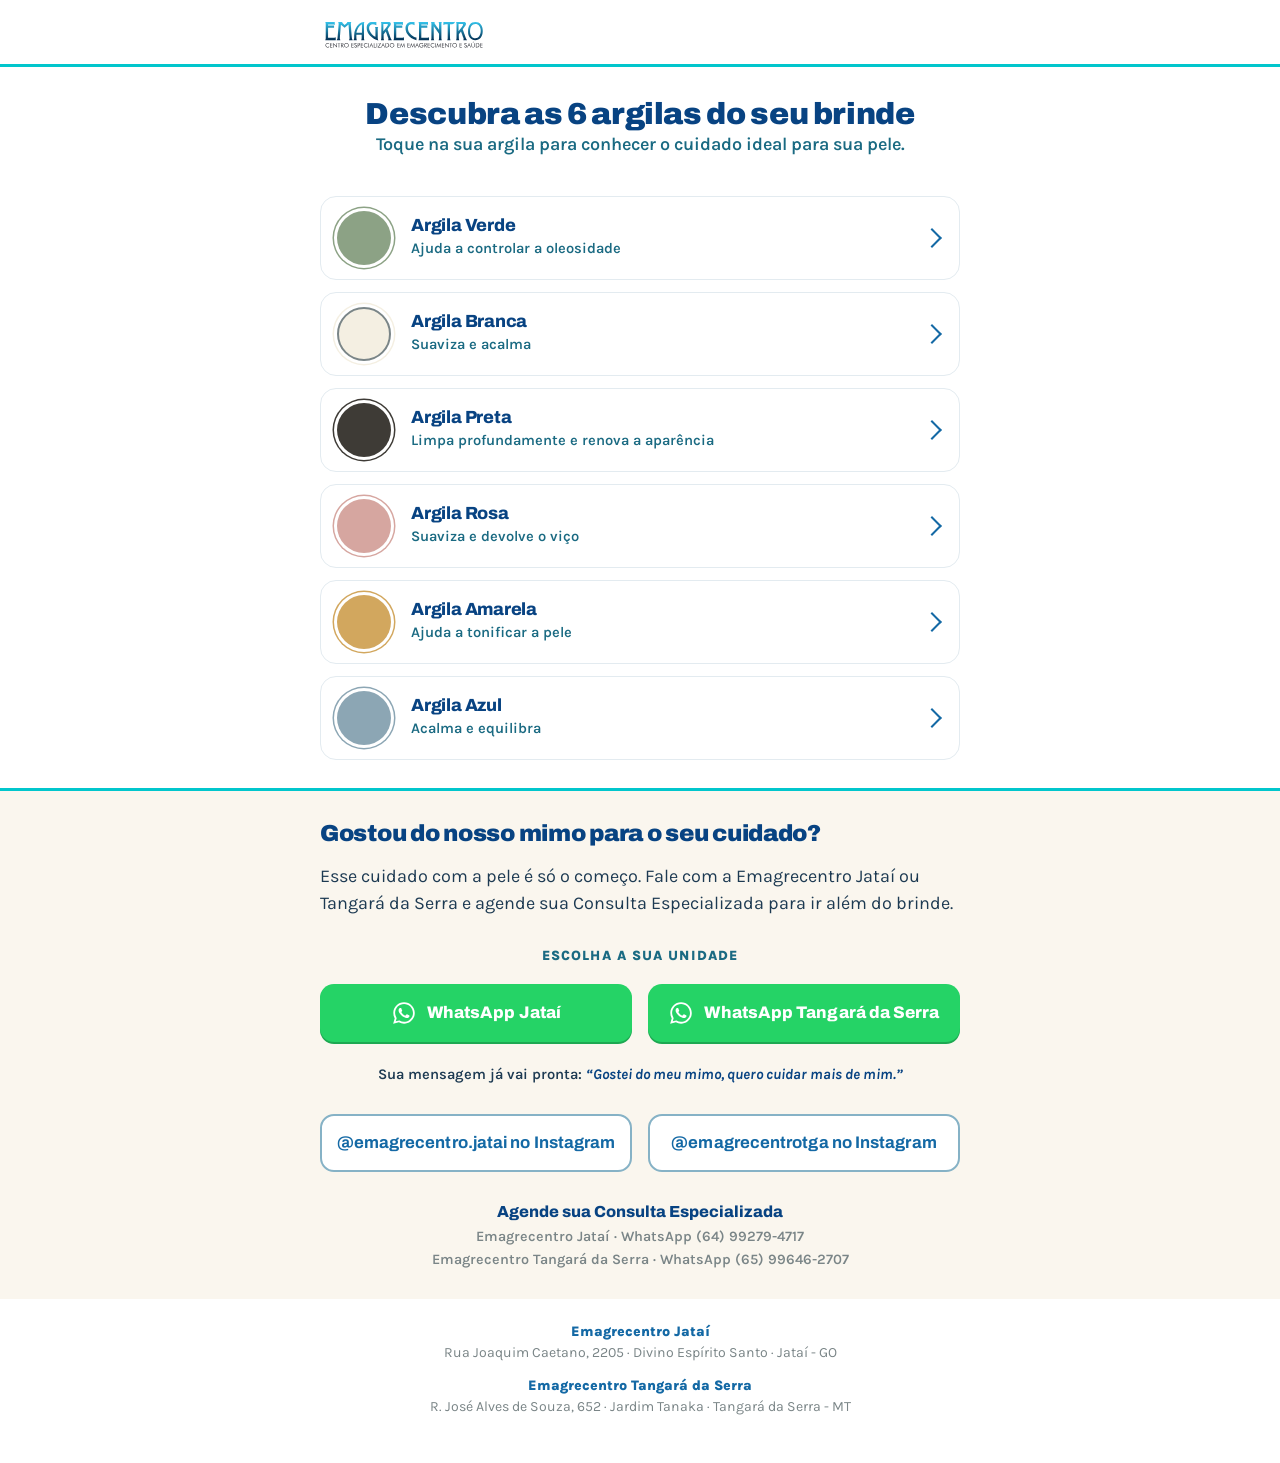
<file: index.html>
<!DOCTYPE html>
<html lang="pt-BR">
<head>
<meta charset="utf-8">
<meta name="viewport" content="width=device-width, initial-scale=1">
<title>Argilas Emagrecentro</title>
<meta name="description" content="Conheça as 6 argilas do mimo Emagrecentro: benefícios, modo de uso e cuidados de cada uma, num só lugar.">
<meta name="theme-color" content="#084382">
<meta property="og:title" content="Argilas Emagrecentro">
<meta property="og:description" content="Conheça as 6 argilas do mimo Emagrecentro: benefícios, modo de uso e cuidados de cada uma, num só lugar.">
<meta property="og:type" content="website">
<meta property="og:url" content="https://emagrecentro.github.io/">
<link rel="icon" href="/assets/icone.svg" type="image/svg+xml">
<link rel="preconnect" href="https://fonts.googleapis.com">
<link rel="preconnect" href="https://fonts.gstatic.com" crossorigin>
<link href="https://fonts.googleapis.com/css2?family=Archivo:wght@700;800;900&family=Karla:wght@600;700;800&display=swap" rel="stylesheet">
<link rel="stylesheet" href="/assets/estilo.css">
</head>
<body>
<header class="topo"><div class="wrap">
    <a class="logo" href="/" aria-label="Emagrecentro"><img src="/assets/logo.svg" alt="Emagrecentro" width="168" height="32"></a>
    
  </div></header>
<section class="hub-heroi"><div class="wrap">
  <h1>Descubra as 6 argilas do seu brinde</h1>
  <p>Toque na sua argila para conhecer o cuidado ideal para sua pele.</p>
</div></section>
<main><div class="wrap"><ul class="cartoes">
    <li><a class="cartao" href="/verde/" style="--cor:#8CA285;--contorno:transparent">
      <span class="sw"></span>
      <span><h3>Argila Verde</h3><p>Ajuda a controlar a oleosidade</p></span>
    </a></li>
    <li><a class="cartao" href="/branca/" style="--cor:#F4EFE2;--contorno:#7A8587">
      <span class="sw"></span>
      <span><h3>Argila Branca</h3><p>Suaviza e acalma</p></span>
    </a></li>
    <li><a class="cartao" href="/preta/" style="--cor:#3E3B36;--contorno:transparent">
      <span class="sw"></span>
      <span><h3>Argila Preta</h3><p>Limpa profundamente e renova a aparência</p></span>
    </a></li>
    <li><a class="cartao" href="/rosa/" style="--cor:#D6A6A0;--contorno:transparent">
      <span class="sw"></span>
      <span><h3>Argila Rosa</h3><p>Suaviza e devolve o viço</p></span>
    </a></li>
    <li><a class="cartao" href="/amarela/" style="--cor:#D2A75E;--contorno:transparent">
      <span class="sw"></span>
      <span><h3>Argila Amarela</h3><p>Ajuda a tonificar a pele</p></span>
    </a></li>
    <li><a class="cartao" href="/azul/" style="--cor:#8CA6B4;--contorno:transparent">
      <span class="sw"></span>
      <span><h3>Argila Azul</h3><p>Acalma e equilibra</p></span>
    </a></li></ul></div></main>
<section class="cta"><div class="wrap">
    <h2>Gostou do nosso mimo para o seu cuidado?</h2>
    <p>Esse cuidado com a pele é só o começo. Fale com a Emagrecentro Jataí ou Tangará da Serra e agende sua Consulta Especializada para ir além do brinde.</p>
    <p class="escolha">Escolha a sua unidade</p>
    <a class="botao" href="https://wa.me/5564992794717?text=Gostei%20do%20meu%20mimo%2C%20quero%20cuidar%20mais%20de%20mim." target="_blank" rel="noopener"><svg viewBox="0 0 24 24" aria-hidden="true"><path d="M12.04 2C6.58 2 2.13 6.45 2.13 11.91c0 1.75.46 3.45 1.32 4.95L2 22l5.25-1.38a9.9 9.9 0 0 0 4.79 1.22c5.46 0 9.91-4.45 9.91-9.91S17.5 2 12.04 2m0 18.15a8.2 8.2 0 0 1-4.19-1.15l-.3-.18-3.12.82.83-3.04-.2-.31a8.2 8.2 0 0 1-1.26-4.38c0-4.54 3.7-8.24 8.24-8.24s8.24 3.7 8.24 8.24-3.7 8.24-8.24 8.24m4.52-6.16c-.25-.12-1.47-.72-1.69-.81-.23-.08-.39-.12-.56.12-.17.25-.64.81-.78.97-.14.17-.29.19-.54.06-.25-.12-1.05-.39-1.99-1.23-.74-.66-1.23-1.47-1.38-1.72-.14-.25-.02-.38.11-.51.11-.11.25-.29.37-.43.12-.14.17-.25.25-.41.08-.17.04-.31-.02-.43-.06-.12-.56-1.34-.76-1.84-.2-.48-.41-.42-.56-.43h-.48c-.17 0-.43.06-.66.31-.22.25-.86.85-.86 2.07s.89 2.4 1.01 2.56c.12.17 1.75 2.67 4.23 3.74.59.26 1.05.41 1.41.52.59.19 1.13.16 1.56.1.48-.07 1.47-.6 1.67-1.18.21-.58.21-1.07.14-1.18-.06-.1-.22-.16-.47-.28"/></svg>WhatsApp Jataí</a>
    <a class="botao" href="https://wa.me/5565996462707?text=Gostei%20do%20meu%20mimo%2C%20quero%20cuidar%20mais%20de%20mim." target="_blank" rel="noopener"><svg viewBox="0 0 24 24" aria-hidden="true"><path d="M12.04 2C6.58 2 2.13 6.45 2.13 11.91c0 1.75.46 3.45 1.32 4.95L2 22l5.25-1.38a9.9 9.9 0 0 0 4.79 1.22c5.46 0 9.91-4.45 9.91-9.91S17.5 2 12.04 2m0 18.15a8.2 8.2 0 0 1-4.19-1.15l-.3-.18-3.12.82.83-3.04-.2-.31a8.2 8.2 0 0 1-1.26-4.38c0-4.54 3.7-8.24 8.24-8.24s8.24 3.7 8.24 8.24-3.7 8.24-8.24 8.24m4.52-6.16c-.25-.12-1.47-.72-1.69-.81-.23-.08-.39-.12-.56.12-.17.25-.64.81-.78.97-.14.17-.29.19-.54.06-.25-.12-1.05-.39-1.99-1.23-.74-.66-1.23-1.47-1.38-1.72-.14-.25-.02-.38.11-.51.11-.11.25-.29.37-.43.12-.14.17-.25.25-.41.08-.17.04-.31-.02-.43-.06-.12-.56-1.34-.76-1.84-.2-.48-.41-.42-.56-.43h-.48c-.17 0-.43.06-.66.31-.22.25-.86.85-.86 2.07s.89 2.4 1.01 2.56c.12.17 1.75 2.67 4.23 3.74.59.26 1.05.41 1.41.52.59.19 1.13.16 1.56.1.48-.07 1.47-.6 1.67-1.18.21-.58.21-1.07.14-1.18-.06-.1-.22-.16-.47-.28"/></svg>WhatsApp Tangará da Serra</a>
    <p class="msg-pronta">Sua mensagem já vai pronta: <q>Gostei do meu mimo, quero cuidar mais de mim.</q></p>
    <a class="botao sec" href="https://instagram.com/emagrecentro.jatai" target="_blank" rel="noopener">@emagrecentro.jatai no Instagram</a>
    <a class="botao sec" href="https://instagram.com/emagrecentrotga" target="_blank" rel="noopener">@emagrecentrotga no Instagram</a>
    <p class="cons">Agende sua Consulta Especializada<span>Emagrecentro Jataí · WhatsApp (64) 99279-4717</span><span>Emagrecentro Tangará da Serra · WhatsApp (65) 99646-2707</span></p>
  </div></section>
<footer class="rodape"><div class="wrap"><p><b>Emagrecentro Jataí</b><br>Rua Joaquim Caetano, 2205 · Divino Espírito Santo · Jataí - GO</p><p><b>Emagrecentro Tangará da Serra</b><br>R. José Alves de Souza, 652 · Jardim Tanaka · Tangará da Serra - MT</p></div></footer>
</body>
</html>
</file>
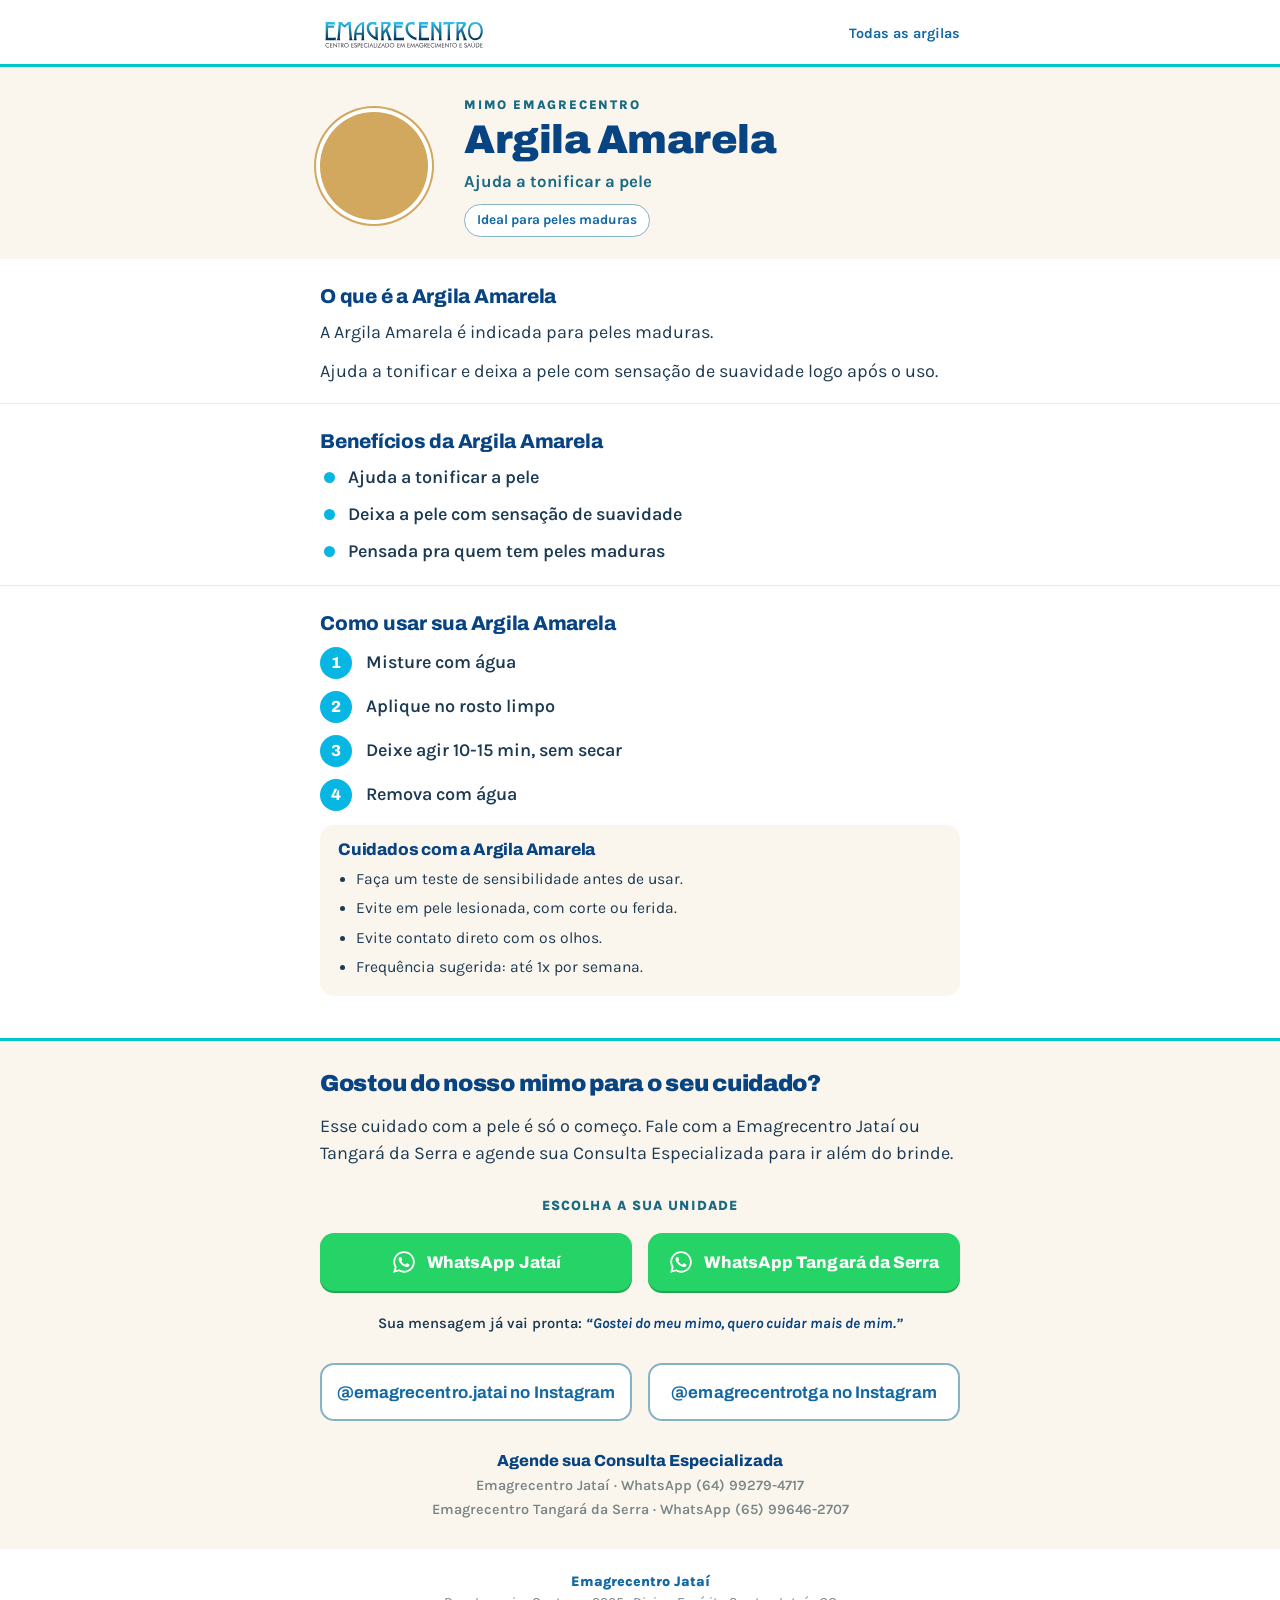
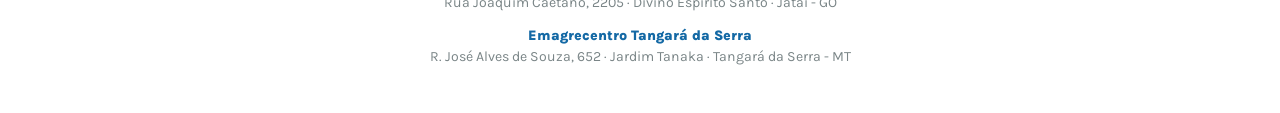
<file: amarela/index.html>
<!DOCTYPE html>
<html lang="pt-BR">
<head>
<meta charset="utf-8">
<meta name="viewport" content="width=device-width, initial-scale=1">
<title>Argila Amarela · Emagrecentro</title>
<meta name="description" content="Argila Amarela: conheça o cuidado indicado para peles maduras, o modo de uso e os cuidados. Mimo Emagrecentro.">
<meta name="theme-color" content="#084382">
<meta property="og:title" content="Argila Amarela · Emagrecentro">
<meta property="og:description" content="Argila Amarela: conheça o cuidado indicado para peles maduras, o modo de uso e os cuidados. Mimo Emagrecentro.">
<meta property="og:type" content="website">
<meta property="og:url" content="https://emagrecentro.github.io/amarela/">
<link rel="icon" href="/assets/icone.svg" type="image/svg+xml">
<link rel="preconnect" href="https://fonts.googleapis.com">
<link rel="preconnect" href="https://fonts.gstatic.com" crossorigin>
<link href="https://fonts.googleapis.com/css2?family=Archivo:wght@700;800;900&family=Karla:wght@600;700;800&display=swap" rel="stylesheet">
<link rel="stylesheet" href="/assets/estilo.css">
</head>
<body>
<header class="topo"><div class="wrap">
    <a class="logo" href="/" aria-label="Emagrecentro"><img src="/assets/logo.svg" alt="Emagrecentro" width="168" height="32"></a>
    <a class="voltar" href="/">Todas as argilas</a>
  </div></header>
<section class="heroi" style="--cor:#D2A75E;--contorno:transparent"><div class="wrap">
  <div class="sw" role="img" aria-label="Cor da Argila Amarela"></div>
  <div>
    <p class="sobre">Mimo Emagrecentro</p>
    <h1>Argila Amarela</h1>
    <p class="ben">Ajuda a tonificar a pele</p>
    <span class="chip">Ideal para peles maduras</span>
  </div>
</div></section>
<main>
  <section class="bloco"><div class="wrap">
    <h2>O que é a Argila Amarela</h2>
    <p>A Argila Amarela é indicada para peles maduras.</p><p>Ajuda a tonificar e deixa a pele com sensação de suavidade logo após o uso.</p>
  </div></section>
  <section class="bloco"><div class="wrap">
    <h2>Benefícios da Argila Amarela</h2>
    <ul class="lista"><li>Ajuda a tonificar a pele</li><li>Deixa a pele com sensação de suavidade</li><li>Pensada pra quem tem peles maduras</li></ul>
  </div></section>
  <section class="bloco"><div class="wrap">
    <h2>Como usar sua Argila Amarela</h2>
    <ol class="passos"><li>Misture com água</li><li>Aplique no rosto limpo</li><li>Deixe agir 10-15 min, sem secar</li><li>Remova com água</li></ol>
    <div class="cuidados"><h2>Cuidados com a Argila Amarela</h2><ul><li>Faça um teste de sensibilidade antes de usar.</li><li>Evite em pele lesionada, com corte ou ferida.</li><li>Evite contato direto com os olhos.</li><li>Frequência sugerida: até 1x por semana.</li></ul></div>
  </div></section>
</main>
<section class="cta"><div class="wrap">
    <h2>Gostou do nosso mimo para o seu cuidado?</h2>
    <p>Esse cuidado com a pele é só o começo. Fale com a Emagrecentro Jataí ou Tangará da Serra e agende sua Consulta Especializada para ir além do brinde.</p>
    <p class="escolha">Escolha a sua unidade</p>
    <a class="botao" href="https://wa.me/5564992794717?text=Gostei%20do%20meu%20mimo%2C%20quero%20cuidar%20mais%20de%20mim.%0A(Argila%20Amarela)" target="_blank" rel="noopener"><svg viewBox="0 0 24 24" aria-hidden="true"><path d="M12.04 2C6.58 2 2.13 6.45 2.13 11.91c0 1.75.46 3.45 1.32 4.95L2 22l5.25-1.38a9.9 9.9 0 0 0 4.79 1.22c5.46 0 9.91-4.45 9.91-9.91S17.5 2 12.04 2m0 18.15a8.2 8.2 0 0 1-4.19-1.15l-.3-.18-3.12.82.83-3.04-.2-.31a8.2 8.2 0 0 1-1.26-4.38c0-4.54 3.7-8.24 8.24-8.24s8.24 3.7 8.24 8.24-3.7 8.24-8.24 8.24m4.52-6.16c-.25-.12-1.47-.72-1.69-.81-.23-.08-.39-.12-.56.12-.17.25-.64.81-.78.97-.14.17-.29.19-.54.06-.25-.12-1.05-.39-1.99-1.23-.74-.66-1.23-1.47-1.38-1.72-.14-.25-.02-.38.11-.51.11-.11.25-.29.37-.43.12-.14.17-.25.25-.41.08-.17.04-.31-.02-.43-.06-.12-.56-1.34-.76-1.84-.2-.48-.41-.42-.56-.43h-.48c-.17 0-.43.06-.66.31-.22.25-.86.85-.86 2.07s.89 2.4 1.01 2.56c.12.17 1.75 2.67 4.23 3.74.59.26 1.05.41 1.41.52.59.19 1.13.16 1.56.1.48-.07 1.47-.6 1.67-1.18.21-.58.21-1.07.14-1.18-.06-.1-.22-.16-.47-.28"/></svg>WhatsApp Jataí</a>
    <a class="botao" href="https://wa.me/5565996462707?text=Gostei%20do%20meu%20mimo%2C%20quero%20cuidar%20mais%20de%20mim.%0A(Argila%20Amarela)" target="_blank" rel="noopener"><svg viewBox="0 0 24 24" aria-hidden="true"><path d="M12.04 2C6.58 2 2.13 6.45 2.13 11.91c0 1.75.46 3.45 1.32 4.95L2 22l5.25-1.38a9.9 9.9 0 0 0 4.79 1.22c5.46 0 9.91-4.45 9.91-9.91S17.5 2 12.04 2m0 18.15a8.2 8.2 0 0 1-4.19-1.15l-.3-.18-3.12.82.83-3.04-.2-.31a8.2 8.2 0 0 1-1.26-4.38c0-4.54 3.7-8.24 8.24-8.24s8.24 3.7 8.24 8.24-3.7 8.24-8.24 8.24m4.52-6.16c-.25-.12-1.47-.72-1.69-.81-.23-.08-.39-.12-.56.12-.17.25-.64.81-.78.97-.14.17-.29.19-.54.06-.25-.12-1.05-.39-1.99-1.23-.74-.66-1.23-1.47-1.38-1.72-.14-.25-.02-.38.11-.51.11-.11.25-.29.37-.43.12-.14.17-.25.25-.41.08-.17.04-.31-.02-.43-.06-.12-.56-1.34-.76-1.84-.2-.48-.41-.42-.56-.43h-.48c-.17 0-.43.06-.66.31-.22.25-.86.85-.86 2.07s.89 2.4 1.01 2.56c.12.17 1.75 2.67 4.23 3.74.59.26 1.05.41 1.41.52.59.19 1.13.16 1.56.1.48-.07 1.47-.6 1.67-1.18.21-.58.21-1.07.14-1.18-.06-.1-.22-.16-.47-.28"/></svg>WhatsApp Tangará da Serra</a>
    <p class="msg-pronta">Sua mensagem já vai pronta: <q>Gostei do meu mimo, quero cuidar mais de mim.</q></p>
    <a class="botao sec" href="https://instagram.com/emagrecentro.jatai" target="_blank" rel="noopener">@emagrecentro.jatai no Instagram</a>
    <a class="botao sec" href="https://instagram.com/emagrecentrotga" target="_blank" rel="noopener">@emagrecentrotga no Instagram</a>
    <p class="cons">Agende sua Consulta Especializada<span>Emagrecentro Jataí · WhatsApp (64) 99279-4717</span><span>Emagrecentro Tangará da Serra · WhatsApp (65) 99646-2707</span></p>
  </div></section>
<footer class="rodape"><div class="wrap"><p><b>Emagrecentro Jataí</b><br>Rua Joaquim Caetano, 2205 · Divino Espírito Santo · Jataí - GO</p><p><b>Emagrecentro Tangará da Serra</b><br>R. José Alves de Souza, 652 · Jardim Tanaka · Tangará da Serra - MT</p></div></footer>
</body>
</html>
</file>
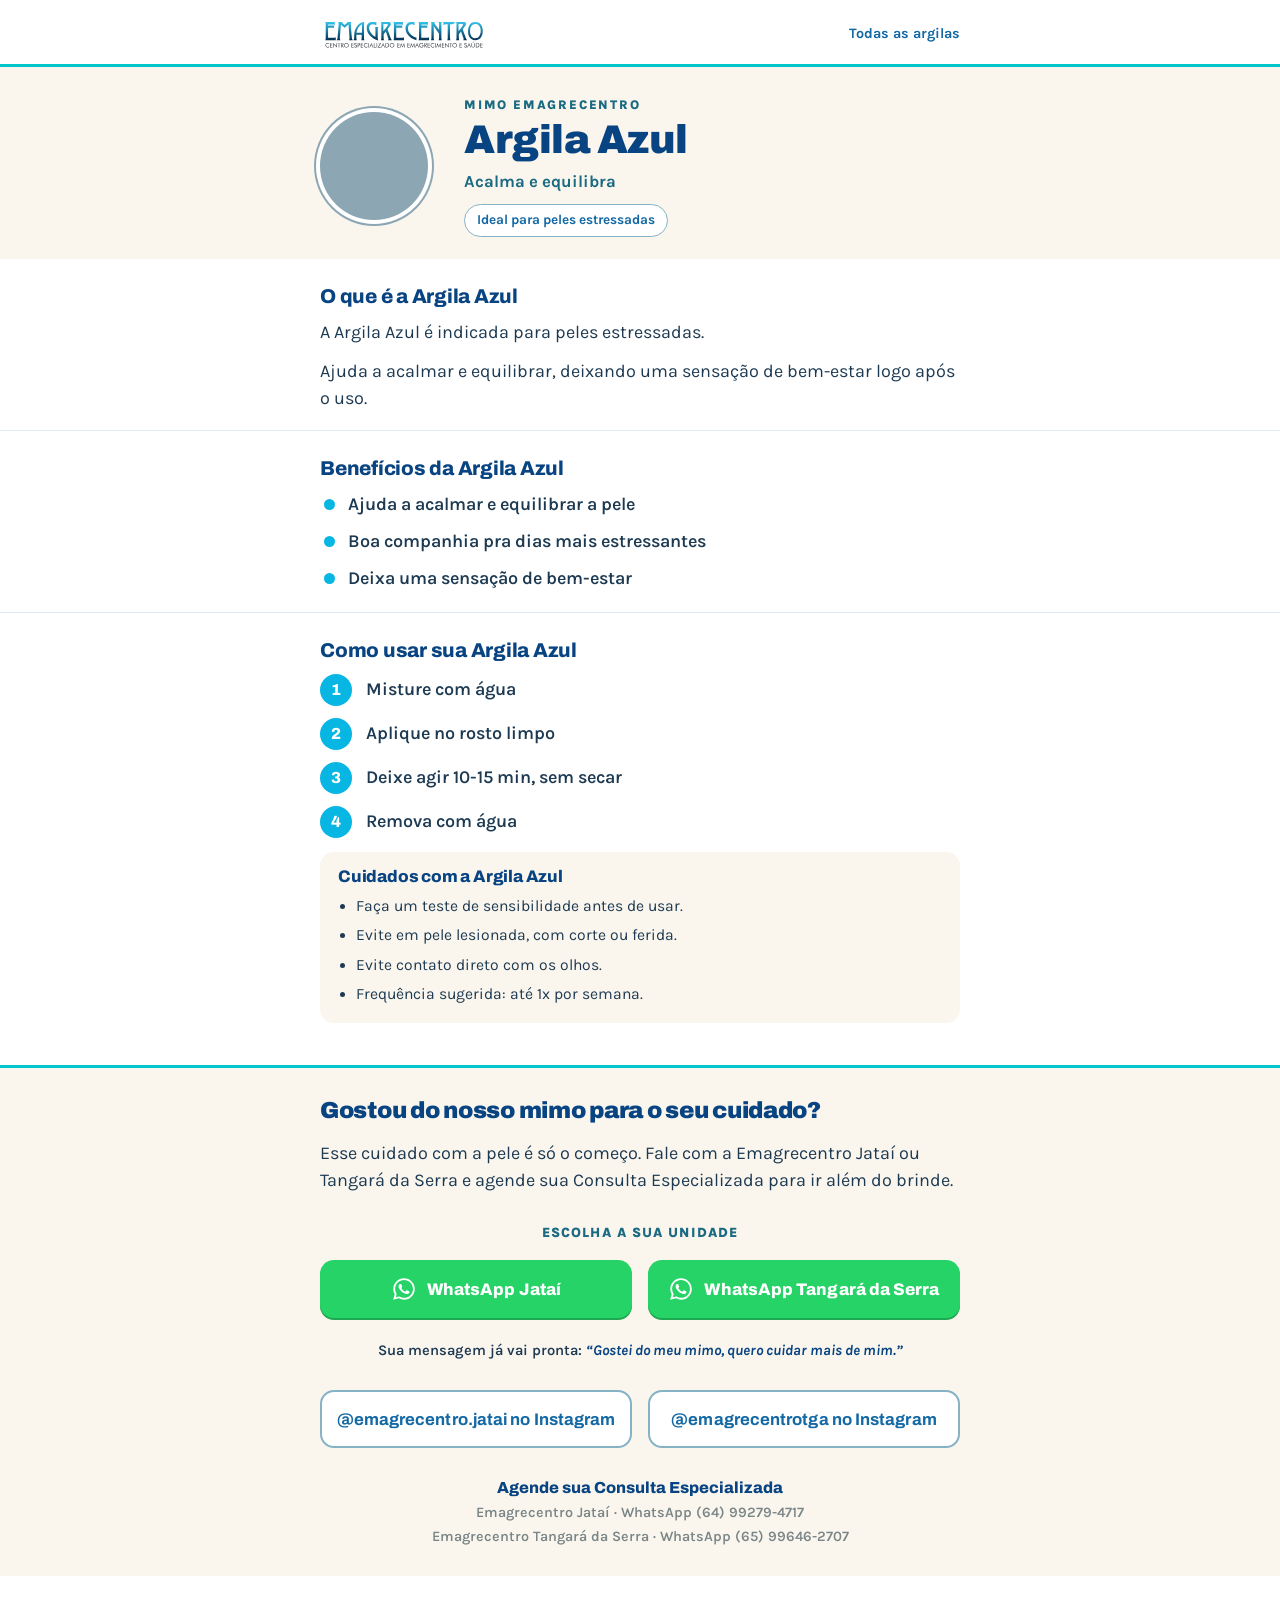
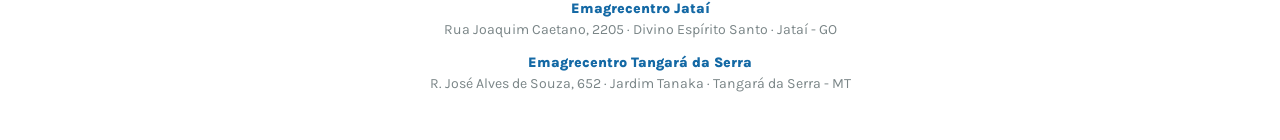
<file: azul/index.html>
<!DOCTYPE html>
<html lang="pt-BR">
<head>
<meta charset="utf-8">
<meta name="viewport" content="width=device-width, initial-scale=1">
<title>Argila Azul · Emagrecentro</title>
<meta name="description" content="Argila Azul: conheça o cuidado indicado para peles estressadas, o modo de uso e os cuidados. Mimo Emagrecentro.">
<meta name="theme-color" content="#084382">
<meta property="og:title" content="Argila Azul · Emagrecentro">
<meta property="og:description" content="Argila Azul: conheça o cuidado indicado para peles estressadas, o modo de uso e os cuidados. Mimo Emagrecentro.">
<meta property="og:type" content="website">
<meta property="og:url" content="https://emagrecentro.github.io/azul/">
<link rel="icon" href="/assets/icone.svg" type="image/svg+xml">
<link rel="preconnect" href="https://fonts.googleapis.com">
<link rel="preconnect" href="https://fonts.gstatic.com" crossorigin>
<link href="https://fonts.googleapis.com/css2?family=Archivo:wght@700;800;900&family=Karla:wght@600;700;800&display=swap" rel="stylesheet">
<link rel="stylesheet" href="/assets/estilo.css">
</head>
<body>
<header class="topo"><div class="wrap">
    <a class="logo" href="/" aria-label="Emagrecentro"><img src="/assets/logo.svg" alt="Emagrecentro" width="168" height="32"></a>
    <a class="voltar" href="/">Todas as argilas</a>
  </div></header>
<section class="heroi" style="--cor:#8CA6B4;--contorno:transparent"><div class="wrap">
  <div class="sw" role="img" aria-label="Cor da Argila Azul"></div>
  <div>
    <p class="sobre">Mimo Emagrecentro</p>
    <h1>Argila Azul</h1>
    <p class="ben">Acalma e equilibra</p>
    <span class="chip">Ideal para peles estressadas</span>
  </div>
</div></section>
<main>
  <section class="bloco"><div class="wrap">
    <h2>O que é a Argila Azul</h2>
    <p>A Argila Azul é indicada para peles estressadas.</p><p>Ajuda a acalmar e equilibrar, deixando uma sensação de bem-estar logo após o uso.</p>
  </div></section>
  <section class="bloco"><div class="wrap">
    <h2>Benefícios da Argila Azul</h2>
    <ul class="lista"><li>Ajuda a acalmar e equilibrar a pele</li><li>Boa companhia pra dias mais estressantes</li><li>Deixa uma sensação de bem-estar</li></ul>
  </div></section>
  <section class="bloco"><div class="wrap">
    <h2>Como usar sua Argila Azul</h2>
    <ol class="passos"><li>Misture com água</li><li>Aplique no rosto limpo</li><li>Deixe agir 10-15 min, sem secar</li><li>Remova com água</li></ol>
    <div class="cuidados"><h2>Cuidados com a Argila Azul</h2><ul><li>Faça um teste de sensibilidade antes de usar.</li><li>Evite em pele lesionada, com corte ou ferida.</li><li>Evite contato direto com os olhos.</li><li>Frequência sugerida: até 1x por semana.</li></ul></div>
  </div></section>
</main>
<section class="cta"><div class="wrap">
    <h2>Gostou do nosso mimo para o seu cuidado?</h2>
    <p>Esse cuidado com a pele é só o começo. Fale com a Emagrecentro Jataí ou Tangará da Serra e agende sua Consulta Especializada para ir além do brinde.</p>
    <p class="escolha">Escolha a sua unidade</p>
    <a class="botao" href="https://wa.me/5564992794717?text=Gostei%20do%20meu%20mimo%2C%20quero%20cuidar%20mais%20de%20mim.%0A(Argila%20Azul)" target="_blank" rel="noopener"><svg viewBox="0 0 24 24" aria-hidden="true"><path d="M12.04 2C6.58 2 2.13 6.45 2.13 11.91c0 1.75.46 3.45 1.32 4.95L2 22l5.25-1.38a9.9 9.9 0 0 0 4.79 1.22c5.46 0 9.91-4.45 9.91-9.91S17.5 2 12.04 2m0 18.15a8.2 8.2 0 0 1-4.19-1.15l-.3-.18-3.12.82.83-3.04-.2-.31a8.2 8.2 0 0 1-1.26-4.38c0-4.54 3.7-8.24 8.24-8.24s8.24 3.7 8.24 8.24-3.7 8.24-8.24 8.24m4.52-6.16c-.25-.12-1.47-.72-1.69-.81-.23-.08-.39-.12-.56.12-.17.25-.64.81-.78.97-.14.17-.29.19-.54.06-.25-.12-1.05-.39-1.99-1.23-.74-.66-1.23-1.47-1.38-1.72-.14-.25-.02-.38.11-.51.11-.11.25-.29.37-.43.12-.14.17-.25.25-.41.08-.17.04-.31-.02-.43-.06-.12-.56-1.34-.76-1.84-.2-.48-.41-.42-.56-.43h-.48c-.17 0-.43.06-.66.31-.22.25-.86.85-.86 2.07s.89 2.4 1.01 2.56c.12.17 1.75 2.67 4.23 3.74.59.26 1.05.41 1.41.52.59.19 1.13.16 1.56.1.48-.07 1.47-.6 1.67-1.18.21-.58.21-1.07.14-1.18-.06-.1-.22-.16-.47-.28"/></svg>WhatsApp Jataí</a>
    <a class="botao" href="https://wa.me/5565996462707?text=Gostei%20do%20meu%20mimo%2C%20quero%20cuidar%20mais%20de%20mim.%0A(Argila%20Azul)" target="_blank" rel="noopener"><svg viewBox="0 0 24 24" aria-hidden="true"><path d="M12.04 2C6.58 2 2.13 6.45 2.13 11.91c0 1.75.46 3.45 1.32 4.95L2 22l5.25-1.38a9.9 9.9 0 0 0 4.79 1.22c5.46 0 9.91-4.45 9.91-9.91S17.5 2 12.04 2m0 18.15a8.2 8.2 0 0 1-4.19-1.15l-.3-.18-3.12.82.83-3.04-.2-.31a8.2 8.2 0 0 1-1.26-4.38c0-4.54 3.7-8.24 8.24-8.24s8.24 3.7 8.24 8.24-3.7 8.24-8.24 8.24m4.52-6.16c-.25-.12-1.47-.72-1.69-.81-.23-.08-.39-.12-.56.12-.17.25-.64.81-.78.97-.14.17-.29.19-.54.06-.25-.12-1.05-.39-1.99-1.23-.74-.66-1.23-1.47-1.38-1.72-.14-.25-.02-.38.11-.51.11-.11.25-.29.37-.43.12-.14.17-.25.25-.41.08-.17.04-.31-.02-.43-.06-.12-.56-1.34-.76-1.84-.2-.48-.41-.42-.56-.43h-.48c-.17 0-.43.06-.66.31-.22.25-.86.85-.86 2.07s.89 2.4 1.01 2.56c.12.17 1.75 2.67 4.23 3.74.59.26 1.05.41 1.41.52.59.19 1.13.16 1.56.1.48-.07 1.47-.6 1.67-1.18.21-.58.21-1.07.14-1.18-.06-.1-.22-.16-.47-.28"/></svg>WhatsApp Tangará da Serra</a>
    <p class="msg-pronta">Sua mensagem já vai pronta: <q>Gostei do meu mimo, quero cuidar mais de mim.</q></p>
    <a class="botao sec" href="https://instagram.com/emagrecentro.jatai" target="_blank" rel="noopener">@emagrecentro.jatai no Instagram</a>
    <a class="botao sec" href="https://instagram.com/emagrecentrotga" target="_blank" rel="noopener">@emagrecentrotga no Instagram</a>
    <p class="cons">Agende sua Consulta Especializada<span>Emagrecentro Jataí · WhatsApp (64) 99279-4717</span><span>Emagrecentro Tangará da Serra · WhatsApp (65) 99646-2707</span></p>
  </div></section>
<footer class="rodape"><div class="wrap"><p><b>Emagrecentro Jataí</b><br>Rua Joaquim Caetano, 2205 · Divino Espírito Santo · Jataí - GO</p><p><b>Emagrecentro Tangará da Serra</b><br>R. José Alves de Souza, 652 · Jardim Tanaka · Tangará da Serra - MT</p></div></footer>
</body>
</html>
</file>
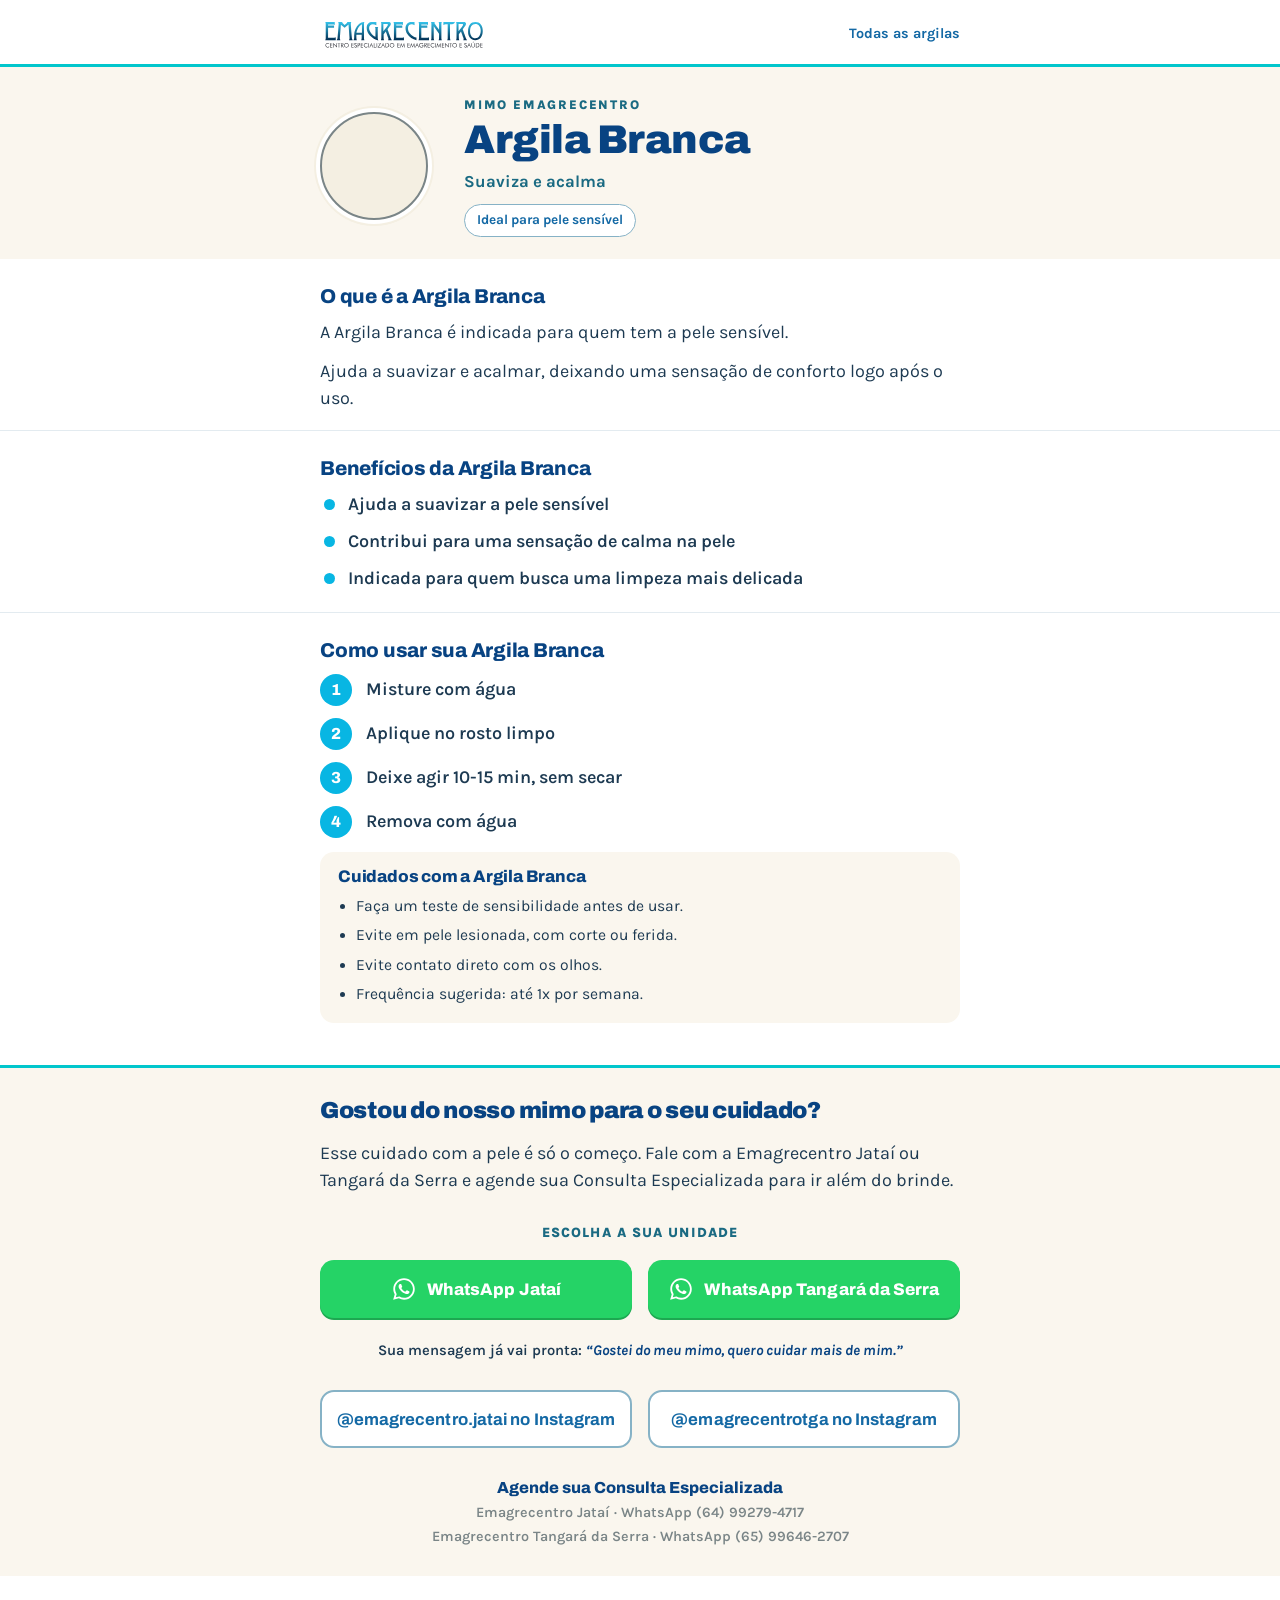
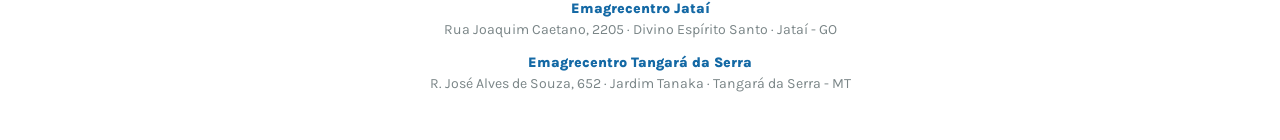
<file: branca/index.html>
<!DOCTYPE html>
<html lang="pt-BR">
<head>
<meta charset="utf-8">
<meta name="viewport" content="width=device-width, initial-scale=1">
<title>Argila Branca · Emagrecentro</title>
<meta name="description" content="Argila Branca: conheça o cuidado indicado para pele sensível, o modo de uso e os cuidados. Mimo Emagrecentro.">
<meta name="theme-color" content="#084382">
<meta property="og:title" content="Argila Branca · Emagrecentro">
<meta property="og:description" content="Argila Branca: conheça o cuidado indicado para pele sensível, o modo de uso e os cuidados. Mimo Emagrecentro.">
<meta property="og:type" content="website">
<meta property="og:url" content="https://emagrecentro.github.io/branca/">
<link rel="icon" href="/assets/icone.svg" type="image/svg+xml">
<link rel="preconnect" href="https://fonts.googleapis.com">
<link rel="preconnect" href="https://fonts.gstatic.com" crossorigin>
<link href="https://fonts.googleapis.com/css2?family=Archivo:wght@700;800;900&family=Karla:wght@600;700;800&display=swap" rel="stylesheet">
<link rel="stylesheet" href="/assets/estilo.css">
</head>
<body>
<header class="topo"><div class="wrap">
    <a class="logo" href="/" aria-label="Emagrecentro"><img src="/assets/logo.svg" alt="Emagrecentro" width="168" height="32"></a>
    <a class="voltar" href="/">Todas as argilas</a>
  </div></header>
<section class="heroi" style="--cor:#F4EFE2;--contorno:#7A8587"><div class="wrap">
  <div class="sw" role="img" aria-label="Cor da Argila Branca"></div>
  <div>
    <p class="sobre">Mimo Emagrecentro</p>
    <h1>Argila Branca</h1>
    <p class="ben">Suaviza e acalma</p>
    <span class="chip">Ideal para pele sensível</span>
  </div>
</div></section>
<main>
  <section class="bloco"><div class="wrap">
    <h2>O que é a Argila Branca</h2>
    <p>A Argila Branca é indicada para quem tem a pele sensível.</p><p>Ajuda a suavizar e acalmar, deixando uma sensação de conforto logo após o uso.</p>
  </div></section>
  <section class="bloco"><div class="wrap">
    <h2>Benefícios da Argila Branca</h2>
    <ul class="lista"><li>Ajuda a suavizar a pele sensível</li><li>Contribui para uma sensação de calma na pele</li><li>Indicada para quem busca uma limpeza mais delicada</li></ul>
  </div></section>
  <section class="bloco"><div class="wrap">
    <h2>Como usar sua Argila Branca</h2>
    <ol class="passos"><li>Misture com água</li><li>Aplique no rosto limpo</li><li>Deixe agir 10-15 min, sem secar</li><li>Remova com água</li></ol>
    <div class="cuidados"><h2>Cuidados com a Argila Branca</h2><ul><li>Faça um teste de sensibilidade antes de usar.</li><li>Evite em pele lesionada, com corte ou ferida.</li><li>Evite contato direto com os olhos.</li><li>Frequência sugerida: até 1x por semana.</li></ul></div>
  </div></section>
</main>
<section class="cta"><div class="wrap">
    <h2>Gostou do nosso mimo para o seu cuidado?</h2>
    <p>Esse cuidado com a pele é só o começo. Fale com a Emagrecentro Jataí ou Tangará da Serra e agende sua Consulta Especializada para ir além do brinde.</p>
    <p class="escolha">Escolha a sua unidade</p>
    <a class="botao" href="https://wa.me/5564992794717?text=Gostei%20do%20meu%20mimo%2C%20quero%20cuidar%20mais%20de%20mim.%0A(Argila%20Branca)" target="_blank" rel="noopener"><svg viewBox="0 0 24 24" aria-hidden="true"><path d="M12.04 2C6.58 2 2.13 6.45 2.13 11.91c0 1.75.46 3.45 1.32 4.95L2 22l5.25-1.38a9.9 9.9 0 0 0 4.79 1.22c5.46 0 9.91-4.45 9.91-9.91S17.5 2 12.04 2m0 18.15a8.2 8.2 0 0 1-4.19-1.15l-.3-.18-3.12.82.83-3.04-.2-.31a8.2 8.2 0 0 1-1.26-4.38c0-4.54 3.7-8.24 8.24-8.24s8.24 3.7 8.24 8.24-3.7 8.24-8.24 8.24m4.52-6.16c-.25-.12-1.47-.72-1.69-.81-.23-.08-.39-.12-.56.12-.17.25-.64.81-.78.97-.14.17-.29.19-.54.06-.25-.12-1.05-.39-1.99-1.23-.74-.66-1.23-1.47-1.38-1.72-.14-.25-.02-.38.11-.51.11-.11.25-.29.37-.43.12-.14.17-.25.25-.41.08-.17.04-.31-.02-.43-.06-.12-.56-1.34-.76-1.84-.2-.48-.41-.42-.56-.43h-.48c-.17 0-.43.06-.66.31-.22.25-.86.85-.86 2.07s.89 2.4 1.01 2.56c.12.17 1.75 2.67 4.23 3.74.59.26 1.05.41 1.41.52.59.19 1.13.16 1.56.1.48-.07 1.47-.6 1.67-1.18.21-.58.21-1.07.14-1.18-.06-.1-.22-.16-.47-.28"/></svg>WhatsApp Jataí</a>
    <a class="botao" href="https://wa.me/5565996462707?text=Gostei%20do%20meu%20mimo%2C%20quero%20cuidar%20mais%20de%20mim.%0A(Argila%20Branca)" target="_blank" rel="noopener"><svg viewBox="0 0 24 24" aria-hidden="true"><path d="M12.04 2C6.58 2 2.13 6.45 2.13 11.91c0 1.75.46 3.45 1.32 4.95L2 22l5.25-1.38a9.9 9.9 0 0 0 4.79 1.22c5.46 0 9.91-4.45 9.91-9.91S17.5 2 12.04 2m0 18.15a8.2 8.2 0 0 1-4.19-1.15l-.3-.18-3.12.82.83-3.04-.2-.31a8.2 8.2 0 0 1-1.26-4.38c0-4.54 3.7-8.24 8.24-8.24s8.24 3.7 8.24 8.24-3.7 8.24-8.24 8.24m4.52-6.16c-.25-.12-1.47-.72-1.69-.81-.23-.08-.39-.12-.56.12-.17.25-.64.81-.78.97-.14.17-.29.19-.54.06-.25-.12-1.05-.39-1.99-1.23-.74-.66-1.23-1.47-1.38-1.72-.14-.25-.02-.38.11-.51.11-.11.25-.29.37-.43.12-.14.17-.25.25-.41.08-.17.04-.31-.02-.43-.06-.12-.56-1.34-.76-1.84-.2-.48-.41-.42-.56-.43h-.48c-.17 0-.43.06-.66.31-.22.25-.86.85-.86 2.07s.89 2.4 1.01 2.56c.12.17 1.75 2.67 4.23 3.74.59.26 1.05.41 1.41.52.59.19 1.13.16 1.56.1.48-.07 1.47-.6 1.67-1.18.21-.58.21-1.07.14-1.18-.06-.1-.22-.16-.47-.28"/></svg>WhatsApp Tangará da Serra</a>
    <p class="msg-pronta">Sua mensagem já vai pronta: <q>Gostei do meu mimo, quero cuidar mais de mim.</q></p>
    <a class="botao sec" href="https://instagram.com/emagrecentro.jatai" target="_blank" rel="noopener">@emagrecentro.jatai no Instagram</a>
    <a class="botao sec" href="https://instagram.com/emagrecentrotga" target="_blank" rel="noopener">@emagrecentrotga no Instagram</a>
    <p class="cons">Agende sua Consulta Especializada<span>Emagrecentro Jataí · WhatsApp (64) 99279-4717</span><span>Emagrecentro Tangará da Serra · WhatsApp (65) 99646-2707</span></p>
  </div></section>
<footer class="rodape"><div class="wrap"><p><b>Emagrecentro Jataí</b><br>Rua Joaquim Caetano, 2205 · Divino Espírito Santo · Jataí - GO</p><p><b>Emagrecentro Tangará da Serra</b><br>R. José Alves de Souza, 652 · Jardim Tanaka · Tangará da Serra - MT</p></div></footer>
</body>
</html>
</file>
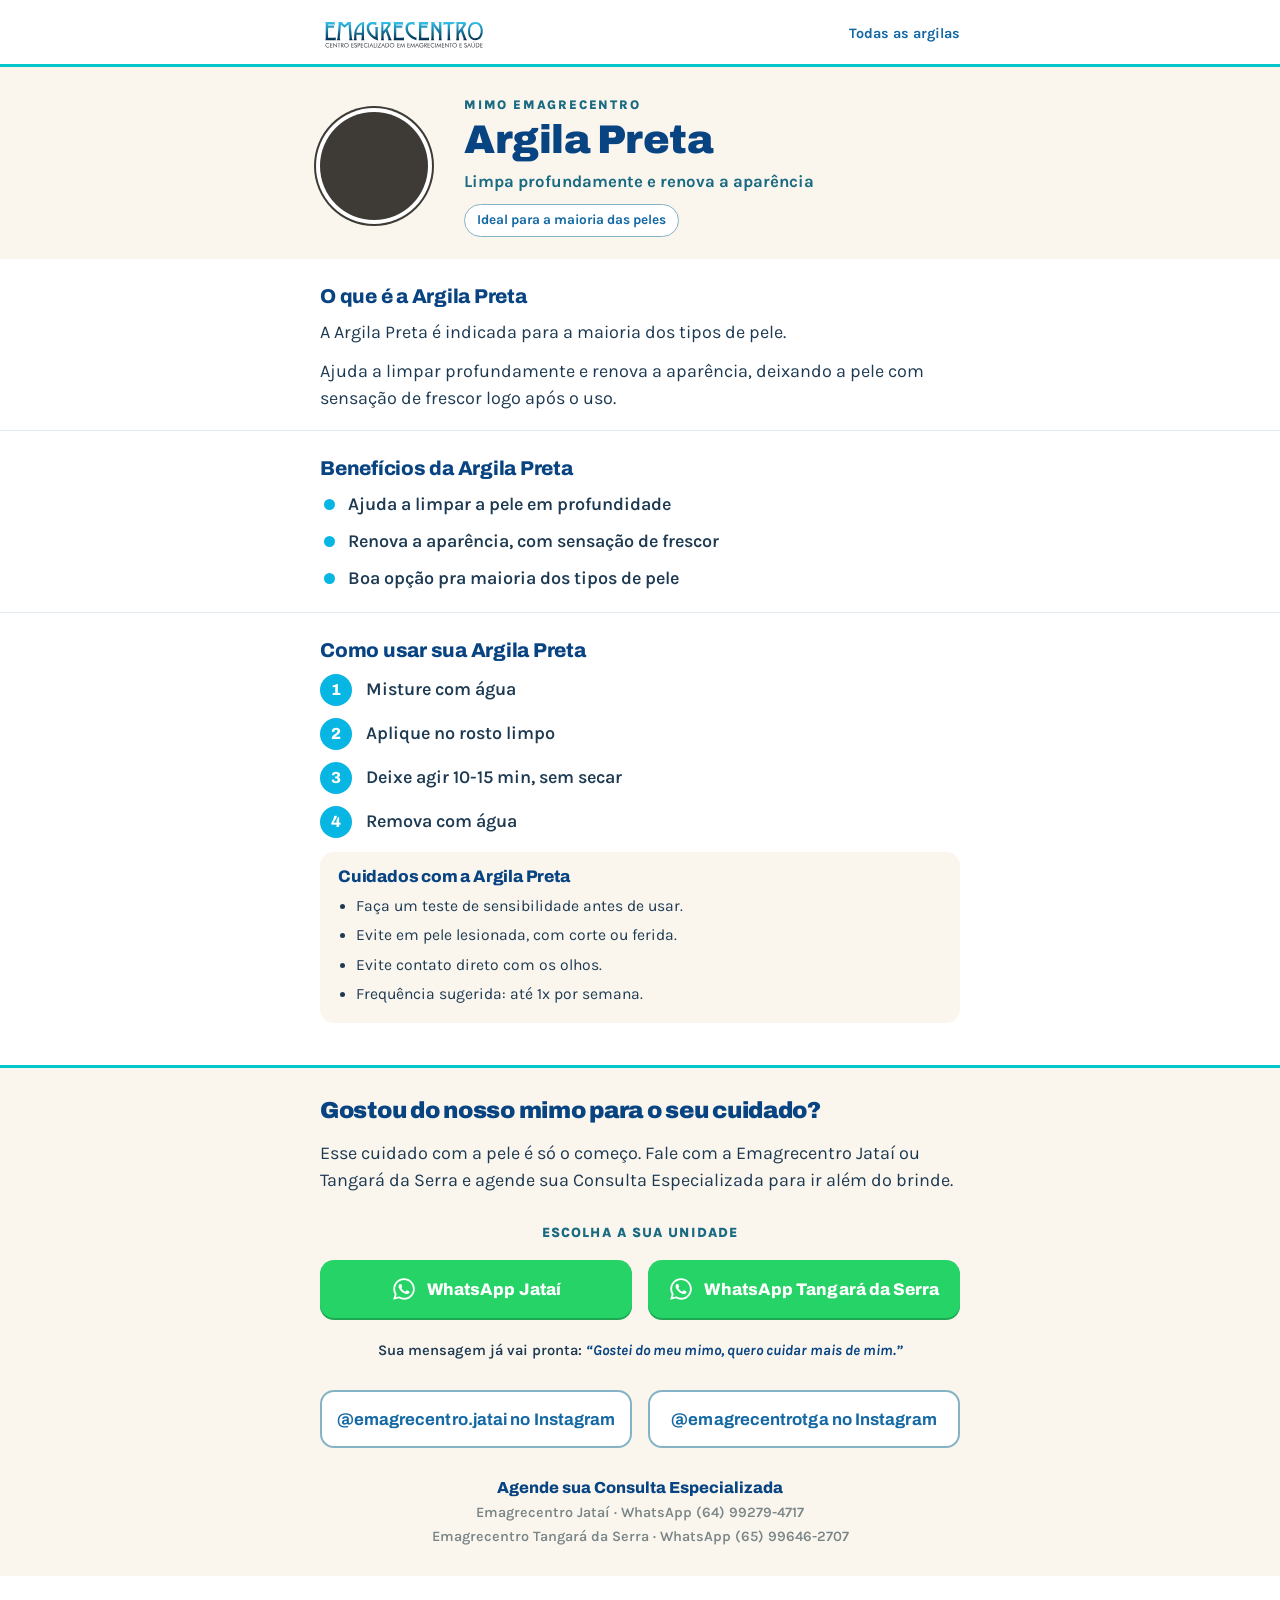
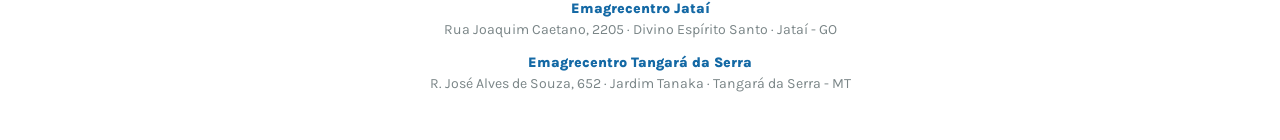
<file: preta/index.html>
<!DOCTYPE html>
<html lang="pt-BR">
<head>
<meta charset="utf-8">
<meta name="viewport" content="width=device-width, initial-scale=1">
<title>Argila Preta · Emagrecentro</title>
<meta name="description" content="Argila Preta: conheça o cuidado indicado para a maioria das peles, o modo de uso e os cuidados. Mimo Emagrecentro.">
<meta name="theme-color" content="#084382">
<meta property="og:title" content="Argila Preta · Emagrecentro">
<meta property="og:description" content="Argila Preta: conheça o cuidado indicado para a maioria das peles, o modo de uso e os cuidados. Mimo Emagrecentro.">
<meta property="og:type" content="website">
<meta property="og:url" content="https://emagrecentro.github.io/preta/">
<link rel="icon" href="/assets/icone.svg" type="image/svg+xml">
<link rel="preconnect" href="https://fonts.googleapis.com">
<link rel="preconnect" href="https://fonts.gstatic.com" crossorigin>
<link href="https://fonts.googleapis.com/css2?family=Archivo:wght@700;800;900&family=Karla:wght@600;700;800&display=swap" rel="stylesheet">
<link rel="stylesheet" href="/assets/estilo.css">
</head>
<body>
<header class="topo"><div class="wrap">
    <a class="logo" href="/" aria-label="Emagrecentro"><img src="/assets/logo.svg" alt="Emagrecentro" width="168" height="32"></a>
    <a class="voltar" href="/">Todas as argilas</a>
  </div></header>
<section class="heroi" style="--cor:#3E3B36;--contorno:transparent"><div class="wrap">
  <div class="sw" role="img" aria-label="Cor da Argila Preta"></div>
  <div>
    <p class="sobre">Mimo Emagrecentro</p>
    <h1>Argila Preta</h1>
    <p class="ben">Limpa profundamente e renova a aparência</p>
    <span class="chip">Ideal para a maioria das peles</span>
  </div>
</div></section>
<main>
  <section class="bloco"><div class="wrap">
    <h2>O que é a Argila Preta</h2>
    <p>A Argila Preta é indicada para a maioria dos tipos de pele.</p><p>Ajuda a limpar profundamente e renova a aparência, deixando a pele com sensação de frescor logo após o uso.</p>
  </div></section>
  <section class="bloco"><div class="wrap">
    <h2>Benefícios da Argila Preta</h2>
    <ul class="lista"><li>Ajuda a limpar a pele em profundidade</li><li>Renova a aparência, com sensação de frescor</li><li>Boa opção pra maioria dos tipos de pele</li></ul>
  </div></section>
  <section class="bloco"><div class="wrap">
    <h2>Como usar sua Argila Preta</h2>
    <ol class="passos"><li>Misture com água</li><li>Aplique no rosto limpo</li><li>Deixe agir 10-15 min, sem secar</li><li>Remova com água</li></ol>
    <div class="cuidados"><h2>Cuidados com a Argila Preta</h2><ul><li>Faça um teste de sensibilidade antes de usar.</li><li>Evite em pele lesionada, com corte ou ferida.</li><li>Evite contato direto com os olhos.</li><li>Frequência sugerida: até 1x por semana.</li></ul></div>
  </div></section>
</main>
<section class="cta"><div class="wrap">
    <h2>Gostou do nosso mimo para o seu cuidado?</h2>
    <p>Esse cuidado com a pele é só o começo. Fale com a Emagrecentro Jataí ou Tangará da Serra e agende sua Consulta Especializada para ir além do brinde.</p>
    <p class="escolha">Escolha a sua unidade</p>
    <a class="botao" href="https://wa.me/5564992794717?text=Gostei%20do%20meu%20mimo%2C%20quero%20cuidar%20mais%20de%20mim.%0A(Argila%20Preta)" target="_blank" rel="noopener"><svg viewBox="0 0 24 24" aria-hidden="true"><path d="M12.04 2C6.58 2 2.13 6.45 2.13 11.91c0 1.75.46 3.45 1.32 4.95L2 22l5.25-1.38a9.9 9.9 0 0 0 4.79 1.22c5.46 0 9.91-4.45 9.91-9.91S17.5 2 12.04 2m0 18.15a8.2 8.2 0 0 1-4.19-1.15l-.3-.18-3.12.82.83-3.04-.2-.31a8.2 8.2 0 0 1-1.26-4.38c0-4.54 3.7-8.24 8.24-8.24s8.24 3.7 8.24 8.24-3.7 8.24-8.24 8.24m4.52-6.16c-.25-.12-1.47-.72-1.69-.81-.23-.08-.39-.12-.56.12-.17.25-.64.81-.78.97-.14.17-.29.19-.54.06-.25-.12-1.05-.39-1.99-1.23-.74-.66-1.23-1.47-1.38-1.72-.14-.25-.02-.38.11-.51.11-.11.25-.29.37-.43.12-.14.17-.25.25-.41.08-.17.04-.31-.02-.43-.06-.12-.56-1.34-.76-1.84-.2-.48-.41-.42-.56-.43h-.48c-.17 0-.43.06-.66.31-.22.25-.86.85-.86 2.07s.89 2.4 1.01 2.56c.12.17 1.75 2.67 4.23 3.74.59.26 1.05.41 1.41.52.59.19 1.13.16 1.56.1.48-.07 1.47-.6 1.67-1.18.21-.58.21-1.07.14-1.18-.06-.1-.22-.16-.47-.28"/></svg>WhatsApp Jataí</a>
    <a class="botao" href="https://wa.me/5565996462707?text=Gostei%20do%20meu%20mimo%2C%20quero%20cuidar%20mais%20de%20mim.%0A(Argila%20Preta)" target="_blank" rel="noopener"><svg viewBox="0 0 24 24" aria-hidden="true"><path d="M12.04 2C6.58 2 2.13 6.45 2.13 11.91c0 1.75.46 3.45 1.32 4.95L2 22l5.25-1.38a9.9 9.9 0 0 0 4.79 1.22c5.46 0 9.91-4.45 9.91-9.91S17.5 2 12.04 2m0 18.15a8.2 8.2 0 0 1-4.19-1.15l-.3-.18-3.12.82.83-3.04-.2-.31a8.2 8.2 0 0 1-1.26-4.38c0-4.54 3.7-8.24 8.24-8.24s8.24 3.7 8.24 8.24-3.7 8.24-8.24 8.24m4.52-6.16c-.25-.12-1.47-.72-1.69-.81-.23-.08-.39-.12-.56.12-.17.25-.64.81-.78.97-.14.17-.29.19-.54.06-.25-.12-1.05-.39-1.99-1.23-.74-.66-1.23-1.47-1.38-1.72-.14-.25-.02-.38.11-.51.11-.11.25-.29.37-.43.12-.14.17-.25.25-.41.08-.17.04-.31-.02-.43-.06-.12-.56-1.34-.76-1.84-.2-.48-.41-.42-.56-.43h-.48c-.17 0-.43.06-.66.31-.22.25-.86.85-.86 2.07s.89 2.4 1.01 2.56c.12.17 1.75 2.67 4.23 3.74.59.26 1.05.41 1.41.52.59.19 1.13.16 1.56.1.48-.07 1.47-.6 1.67-1.18.21-.58.21-1.07.14-1.18-.06-.1-.22-.16-.47-.28"/></svg>WhatsApp Tangará da Serra</a>
    <p class="msg-pronta">Sua mensagem já vai pronta: <q>Gostei do meu mimo, quero cuidar mais de mim.</q></p>
    <a class="botao sec" href="https://instagram.com/emagrecentro.jatai" target="_blank" rel="noopener">@emagrecentro.jatai no Instagram</a>
    <a class="botao sec" href="https://instagram.com/emagrecentrotga" target="_blank" rel="noopener">@emagrecentrotga no Instagram</a>
    <p class="cons">Agende sua Consulta Especializada<span>Emagrecentro Jataí · WhatsApp (64) 99279-4717</span><span>Emagrecentro Tangará da Serra · WhatsApp (65) 99646-2707</span></p>
  </div></section>
<footer class="rodape"><div class="wrap"><p><b>Emagrecentro Jataí</b><br>Rua Joaquim Caetano, 2205 · Divino Espírito Santo · Jataí - GO</p><p><b>Emagrecentro Tangará da Serra</b><br>R. José Alves de Souza, 652 · Jardim Tanaka · Tangará da Serra - MT</p></div></footer>
</body>
</html>
</file>
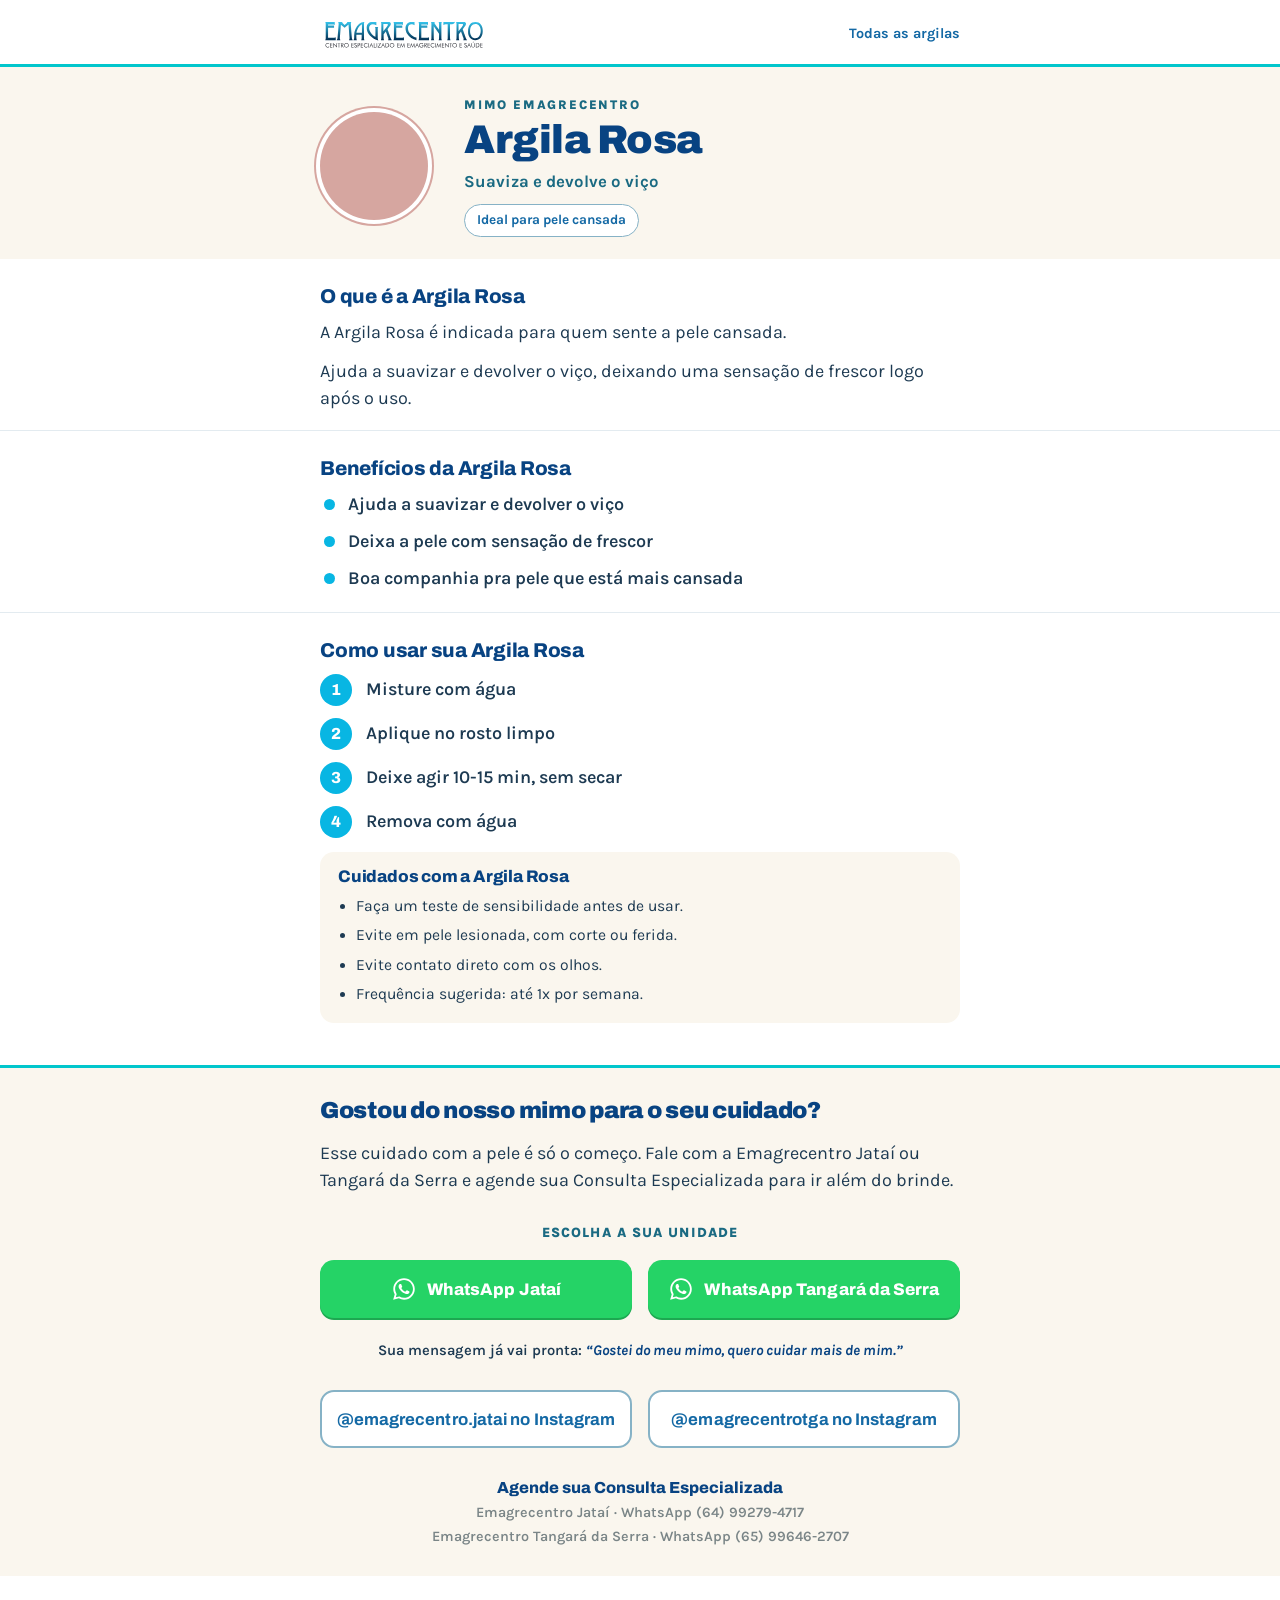
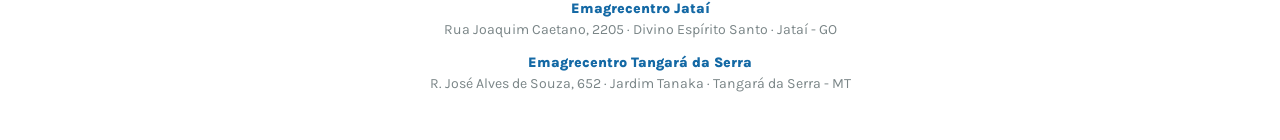
<file: rosa/index.html>
<!DOCTYPE html>
<html lang="pt-BR">
<head>
<meta charset="utf-8">
<meta name="viewport" content="width=device-width, initial-scale=1">
<title>Argila Rosa · Emagrecentro</title>
<meta name="description" content="Argila Rosa: conheça o cuidado indicado para pele cansada, o modo de uso e os cuidados. Mimo Emagrecentro.">
<meta name="theme-color" content="#084382">
<meta property="og:title" content="Argila Rosa · Emagrecentro">
<meta property="og:description" content="Argila Rosa: conheça o cuidado indicado para pele cansada, o modo de uso e os cuidados. Mimo Emagrecentro.">
<meta property="og:type" content="website">
<meta property="og:url" content="https://emagrecentro.github.io/rosa/">
<link rel="icon" href="/assets/icone.svg" type="image/svg+xml">
<link rel="preconnect" href="https://fonts.googleapis.com">
<link rel="preconnect" href="https://fonts.gstatic.com" crossorigin>
<link href="https://fonts.googleapis.com/css2?family=Archivo:wght@700;800;900&family=Karla:wght@600;700;800&display=swap" rel="stylesheet">
<link rel="stylesheet" href="/assets/estilo.css">
</head>
<body>
<header class="topo"><div class="wrap">
    <a class="logo" href="/" aria-label="Emagrecentro"><img src="/assets/logo.svg" alt="Emagrecentro" width="168" height="32"></a>
    <a class="voltar" href="/">Todas as argilas</a>
  </div></header>
<section class="heroi" style="--cor:#D6A6A0;--contorno:transparent"><div class="wrap">
  <div class="sw" role="img" aria-label="Cor da Argila Rosa"></div>
  <div>
    <p class="sobre">Mimo Emagrecentro</p>
    <h1>Argila Rosa</h1>
    <p class="ben">Suaviza e devolve o viço</p>
    <span class="chip">Ideal para pele cansada</span>
  </div>
</div></section>
<main>
  <section class="bloco"><div class="wrap">
    <h2>O que é a Argila Rosa</h2>
    <p>A Argila Rosa é indicada para quem sente a pele cansada.</p><p>Ajuda a suavizar e devolver o viço, deixando uma sensação de frescor logo após o uso.</p>
  </div></section>
  <section class="bloco"><div class="wrap">
    <h2>Benefícios da Argila Rosa</h2>
    <ul class="lista"><li>Ajuda a suavizar e devolver o viço</li><li>Deixa a pele com sensação de frescor</li><li>Boa companhia pra pele que está mais cansada</li></ul>
  </div></section>
  <section class="bloco"><div class="wrap">
    <h2>Como usar sua Argila Rosa</h2>
    <ol class="passos"><li>Misture com água</li><li>Aplique no rosto limpo</li><li>Deixe agir 10-15 min, sem secar</li><li>Remova com água</li></ol>
    <div class="cuidados"><h2>Cuidados com a Argila Rosa</h2><ul><li>Faça um teste de sensibilidade antes de usar.</li><li>Evite em pele lesionada, com corte ou ferida.</li><li>Evite contato direto com os olhos.</li><li>Frequência sugerida: até 1x por semana.</li></ul></div>
  </div></section>
</main>
<section class="cta"><div class="wrap">
    <h2>Gostou do nosso mimo para o seu cuidado?</h2>
    <p>Esse cuidado com a pele é só o começo. Fale com a Emagrecentro Jataí ou Tangará da Serra e agende sua Consulta Especializada para ir além do brinde.</p>
    <p class="escolha">Escolha a sua unidade</p>
    <a class="botao" href="https://wa.me/5564992794717?text=Gostei%20do%20meu%20mimo%2C%20quero%20cuidar%20mais%20de%20mim.%0A(Argila%20Rosa)" target="_blank" rel="noopener"><svg viewBox="0 0 24 24" aria-hidden="true"><path d="M12.04 2C6.58 2 2.13 6.45 2.13 11.91c0 1.75.46 3.45 1.32 4.95L2 22l5.25-1.38a9.9 9.9 0 0 0 4.79 1.22c5.46 0 9.91-4.45 9.91-9.91S17.5 2 12.04 2m0 18.15a8.2 8.2 0 0 1-4.19-1.15l-.3-.18-3.12.82.83-3.04-.2-.31a8.2 8.2 0 0 1-1.26-4.38c0-4.54 3.7-8.24 8.24-8.24s8.24 3.7 8.24 8.24-3.7 8.24-8.24 8.24m4.52-6.16c-.25-.12-1.47-.72-1.69-.81-.23-.08-.39-.12-.56.12-.17.25-.64.81-.78.97-.14.17-.29.19-.54.06-.25-.12-1.05-.39-1.99-1.23-.74-.66-1.23-1.47-1.38-1.72-.14-.25-.02-.38.11-.51.11-.11.25-.29.37-.43.12-.14.17-.25.25-.41.08-.17.04-.31-.02-.43-.06-.12-.56-1.34-.76-1.84-.2-.48-.41-.42-.56-.43h-.48c-.17 0-.43.06-.66.31-.22.25-.86.85-.86 2.07s.89 2.4 1.01 2.56c.12.17 1.75 2.67 4.23 3.74.59.26 1.05.41 1.41.52.59.19 1.13.16 1.56.1.48-.07 1.47-.6 1.67-1.18.21-.58.21-1.07.14-1.18-.06-.1-.22-.16-.47-.28"/></svg>WhatsApp Jataí</a>
    <a class="botao" href="https://wa.me/5565996462707?text=Gostei%20do%20meu%20mimo%2C%20quero%20cuidar%20mais%20de%20mim.%0A(Argila%20Rosa)" target="_blank" rel="noopener"><svg viewBox="0 0 24 24" aria-hidden="true"><path d="M12.04 2C6.58 2 2.13 6.45 2.13 11.91c0 1.75.46 3.45 1.32 4.95L2 22l5.25-1.38a9.9 9.9 0 0 0 4.79 1.22c5.46 0 9.91-4.45 9.91-9.91S17.5 2 12.04 2m0 18.15a8.2 8.2 0 0 1-4.19-1.15l-.3-.18-3.12.82.83-3.04-.2-.31a8.2 8.2 0 0 1-1.26-4.38c0-4.54 3.7-8.24 8.24-8.24s8.24 3.7 8.24 8.24-3.7 8.24-8.24 8.24m4.52-6.16c-.25-.12-1.47-.72-1.69-.81-.23-.08-.39-.12-.56.12-.17.25-.64.81-.78.97-.14.17-.29.19-.54.06-.25-.12-1.05-.39-1.99-1.23-.74-.66-1.23-1.47-1.38-1.72-.14-.25-.02-.38.11-.51.11-.11.25-.29.37-.43.12-.14.17-.25.25-.41.08-.17.04-.31-.02-.43-.06-.12-.56-1.34-.76-1.84-.2-.48-.41-.42-.56-.43h-.48c-.17 0-.43.06-.66.31-.22.25-.86.85-.86 2.07s.89 2.4 1.01 2.56c.12.17 1.75 2.67 4.23 3.74.59.26 1.05.41 1.41.52.59.19 1.13.16 1.56.1.48-.07 1.47-.6 1.67-1.18.21-.58.21-1.07.14-1.18-.06-.1-.22-.16-.47-.28"/></svg>WhatsApp Tangará da Serra</a>
    <p class="msg-pronta">Sua mensagem já vai pronta: <q>Gostei do meu mimo, quero cuidar mais de mim.</q></p>
    <a class="botao sec" href="https://instagram.com/emagrecentro.jatai" target="_blank" rel="noopener">@emagrecentro.jatai no Instagram</a>
    <a class="botao sec" href="https://instagram.com/emagrecentrotga" target="_blank" rel="noopener">@emagrecentrotga no Instagram</a>
    <p class="cons">Agende sua Consulta Especializada<span>Emagrecentro Jataí · WhatsApp (64) 99279-4717</span><span>Emagrecentro Tangará da Serra · WhatsApp (65) 99646-2707</span></p>
  </div></section>
<footer class="rodape"><div class="wrap"><p><b>Emagrecentro Jataí</b><br>Rua Joaquim Caetano, 2205 · Divino Espírito Santo · Jataí - GO</p><p><b>Emagrecentro Tangará da Serra</b><br>R. José Alves de Souza, 652 · Jardim Tanaka · Tangará da Serra - MT</p></div></footer>
</body>
</html>
</file>
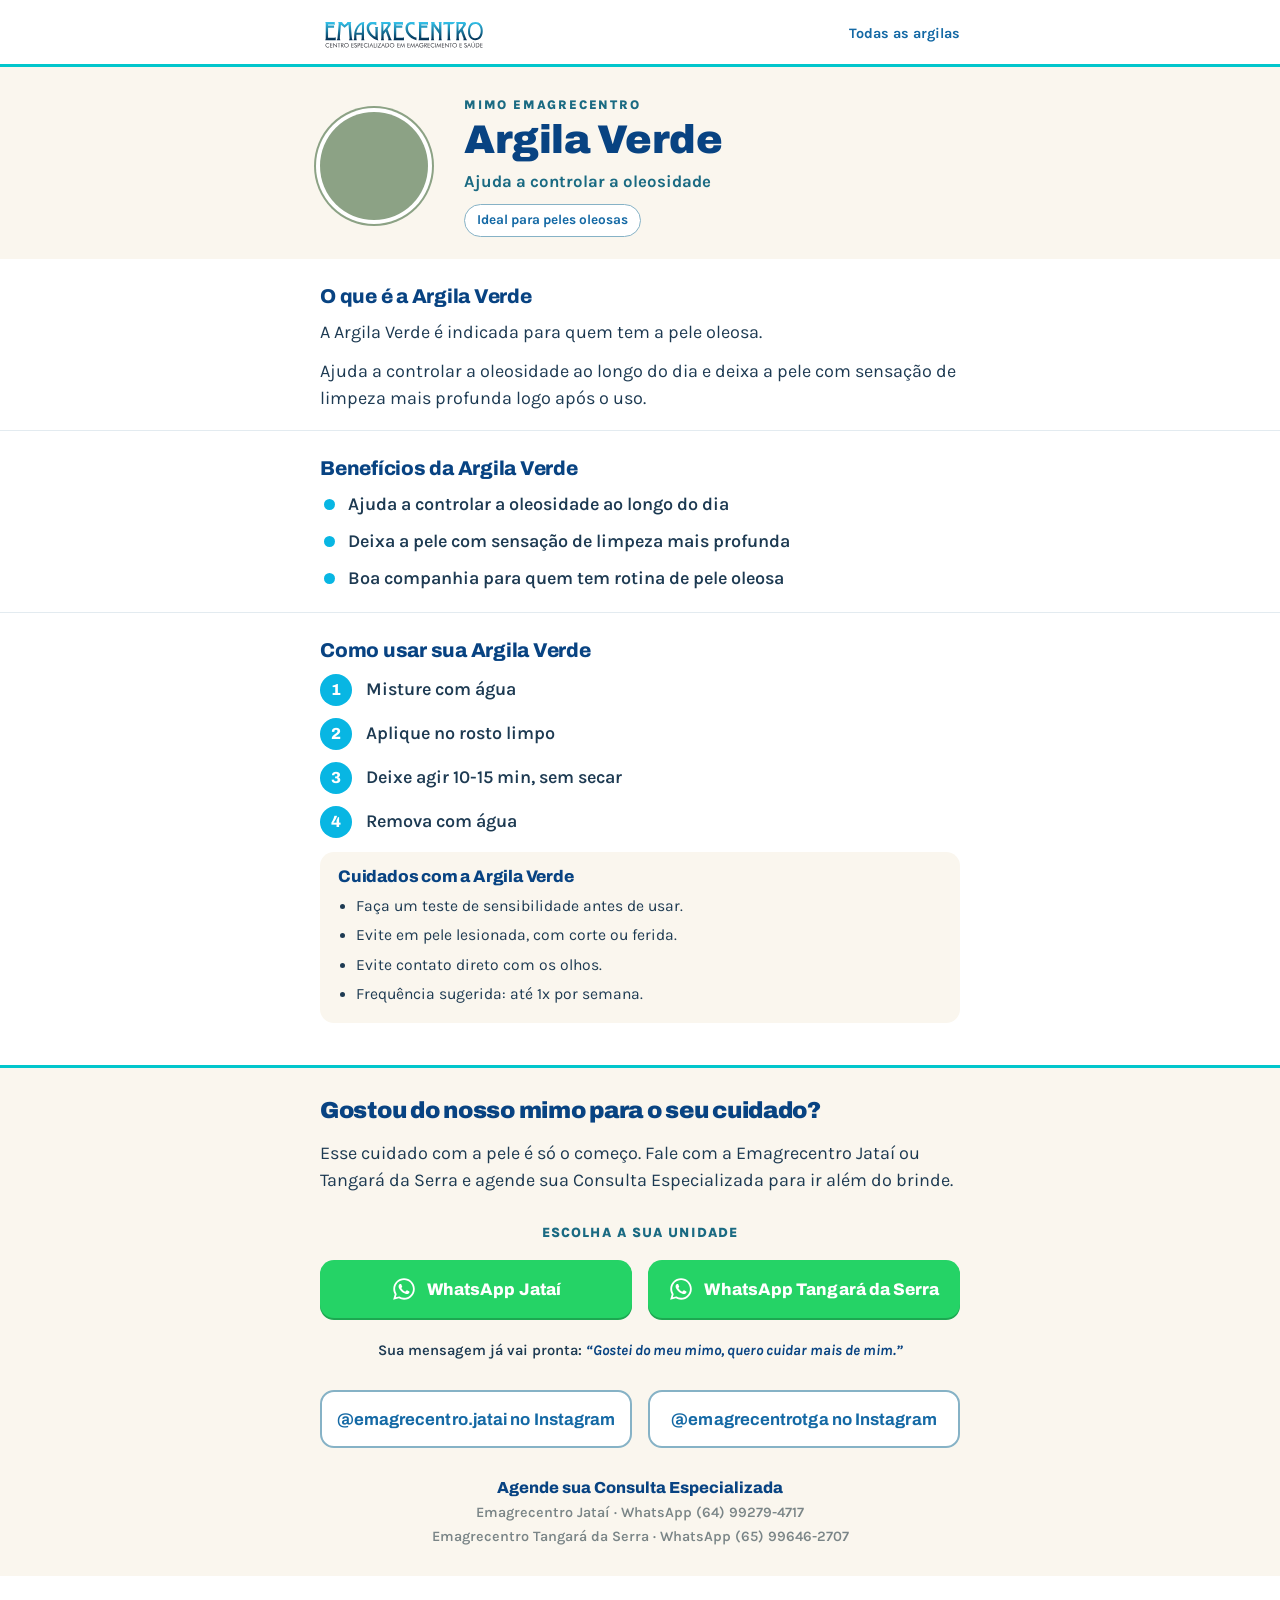
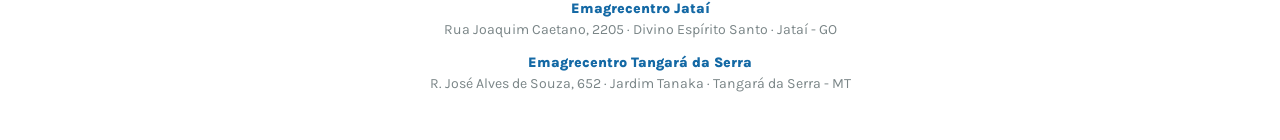
<file: verde/index.html>
<!DOCTYPE html>
<html lang="pt-BR">
<head>
<meta charset="utf-8">
<meta name="viewport" content="width=device-width, initial-scale=1">
<title>Argila Verde · Emagrecentro</title>
<meta name="description" content="Argila Verde: conheça o cuidado indicado para peles oleosas, o modo de uso e os cuidados. Mimo Emagrecentro.">
<meta name="theme-color" content="#084382">
<meta property="og:title" content="Argila Verde · Emagrecentro">
<meta property="og:description" content="Argila Verde: conheça o cuidado indicado para peles oleosas, o modo de uso e os cuidados. Mimo Emagrecentro.">
<meta property="og:type" content="website">
<meta property="og:url" content="https://emagrecentro.github.io/verde/">
<link rel="icon" href="/assets/icone.svg" type="image/svg+xml">
<link rel="preconnect" href="https://fonts.googleapis.com">
<link rel="preconnect" href="https://fonts.gstatic.com" crossorigin>
<link href="https://fonts.googleapis.com/css2?family=Archivo:wght@700;800;900&family=Karla:wght@600;700;800&display=swap" rel="stylesheet">
<link rel="stylesheet" href="/assets/estilo.css">
</head>
<body>
<header class="topo"><div class="wrap">
    <a class="logo" href="/" aria-label="Emagrecentro"><img src="/assets/logo.svg" alt="Emagrecentro" width="168" height="32"></a>
    <a class="voltar" href="/">Todas as argilas</a>
  </div></header>
<section class="heroi" style="--cor:#8CA285;--contorno:transparent"><div class="wrap">
  <div class="sw" role="img" aria-label="Cor da Argila Verde"></div>
  <div>
    <p class="sobre">Mimo Emagrecentro</p>
    <h1>Argila Verde</h1>
    <p class="ben">Ajuda a controlar a oleosidade</p>
    <span class="chip">Ideal para peles oleosas</span>
  </div>
</div></section>
<main>
  <section class="bloco"><div class="wrap">
    <h2>O que é a Argila Verde</h2>
    <p>A Argila Verde é indicada para quem tem a pele oleosa.</p><p>Ajuda a controlar a oleosidade ao longo do dia e deixa a pele com sensação de limpeza mais profunda logo após o uso.</p>
  </div></section>
  <section class="bloco"><div class="wrap">
    <h2>Benefícios da Argila Verde</h2>
    <ul class="lista"><li>Ajuda a controlar a oleosidade ao longo do dia</li><li>Deixa a pele com sensação de limpeza mais profunda</li><li>Boa companhia para quem tem rotina de pele oleosa</li></ul>
  </div></section>
  <section class="bloco"><div class="wrap">
    <h2>Como usar sua Argila Verde</h2>
    <ol class="passos"><li>Misture com água</li><li>Aplique no rosto limpo</li><li>Deixe agir 10-15 min, sem secar</li><li>Remova com água</li></ol>
    <div class="cuidados"><h2>Cuidados com a Argila Verde</h2><ul><li>Faça um teste de sensibilidade antes de usar.</li><li>Evite em pele lesionada, com corte ou ferida.</li><li>Evite contato direto com os olhos.</li><li>Frequência sugerida: até 1x por semana.</li></ul></div>
  </div></section>
</main>
<section class="cta"><div class="wrap">
    <h2>Gostou do nosso mimo para o seu cuidado?</h2>
    <p>Esse cuidado com a pele é só o começo. Fale com a Emagrecentro Jataí ou Tangará da Serra e agende sua Consulta Especializada para ir além do brinde.</p>
    <p class="escolha">Escolha a sua unidade</p>
    <a class="botao" href="https://wa.me/5564992794717?text=Gostei%20do%20meu%20mimo%2C%20quero%20cuidar%20mais%20de%20mim.%0A(Argila%20Verde)" target="_blank" rel="noopener"><svg viewBox="0 0 24 24" aria-hidden="true"><path d="M12.04 2C6.58 2 2.13 6.45 2.13 11.91c0 1.75.46 3.45 1.32 4.95L2 22l5.25-1.38a9.9 9.9 0 0 0 4.79 1.22c5.46 0 9.91-4.45 9.91-9.91S17.5 2 12.04 2m0 18.15a8.2 8.2 0 0 1-4.19-1.15l-.3-.18-3.12.82.83-3.04-.2-.31a8.2 8.2 0 0 1-1.26-4.38c0-4.54 3.7-8.24 8.24-8.24s8.24 3.7 8.24 8.24-3.7 8.24-8.24 8.24m4.52-6.16c-.25-.12-1.47-.72-1.69-.81-.23-.08-.39-.12-.56.12-.17.25-.64.81-.78.97-.14.17-.29.19-.54.06-.25-.12-1.05-.39-1.99-1.23-.74-.66-1.23-1.47-1.38-1.72-.14-.25-.02-.38.11-.51.11-.11.25-.29.37-.43.12-.14.17-.25.25-.41.08-.17.04-.31-.02-.43-.06-.12-.56-1.34-.76-1.84-.2-.48-.41-.42-.56-.43h-.48c-.17 0-.43.06-.66.31-.22.25-.86.85-.86 2.07s.89 2.4 1.01 2.56c.12.17 1.75 2.67 4.23 3.74.59.26 1.05.41 1.41.52.59.19 1.13.16 1.56.1.48-.07 1.47-.6 1.67-1.18.21-.58.21-1.07.14-1.18-.06-.1-.22-.16-.47-.28"/></svg>WhatsApp Jataí</a>
    <a class="botao" href="https://wa.me/5565996462707?text=Gostei%20do%20meu%20mimo%2C%20quero%20cuidar%20mais%20de%20mim.%0A(Argila%20Verde)" target="_blank" rel="noopener"><svg viewBox="0 0 24 24" aria-hidden="true"><path d="M12.04 2C6.58 2 2.13 6.45 2.13 11.91c0 1.75.46 3.45 1.32 4.95L2 22l5.25-1.38a9.9 9.9 0 0 0 4.79 1.22c5.46 0 9.91-4.45 9.91-9.91S17.5 2 12.04 2m0 18.15a8.2 8.2 0 0 1-4.19-1.15l-.3-.18-3.12.82.83-3.04-.2-.31a8.2 8.2 0 0 1-1.26-4.38c0-4.54 3.7-8.24 8.24-8.24s8.24 3.7 8.24 8.24-3.7 8.24-8.24 8.24m4.52-6.16c-.25-.12-1.47-.72-1.69-.81-.23-.08-.39-.12-.56.12-.17.25-.64.81-.78.97-.14.17-.29.19-.54.06-.25-.12-1.05-.39-1.99-1.23-.74-.66-1.23-1.47-1.38-1.72-.14-.25-.02-.38.11-.51.11-.11.25-.29.37-.43.12-.14.17-.25.25-.41.08-.17.04-.31-.02-.43-.06-.12-.56-1.34-.76-1.84-.2-.48-.41-.42-.56-.43h-.48c-.17 0-.43.06-.66.31-.22.25-.86.85-.86 2.07s.89 2.4 1.01 2.56c.12.17 1.75 2.67 4.23 3.74.59.26 1.05.41 1.41.52.59.19 1.13.16 1.56.1.48-.07 1.47-.6 1.67-1.18.21-.58.21-1.07.14-1.18-.06-.1-.22-.16-.47-.28"/></svg>WhatsApp Tangará da Serra</a>
    <p class="msg-pronta">Sua mensagem já vai pronta: <q>Gostei do meu mimo, quero cuidar mais de mim.</q></p>
    <a class="botao sec" href="https://instagram.com/emagrecentro.jatai" target="_blank" rel="noopener">@emagrecentro.jatai no Instagram</a>
    <a class="botao sec" href="https://instagram.com/emagrecentrotga" target="_blank" rel="noopener">@emagrecentrotga no Instagram</a>
    <p class="cons">Agende sua Consulta Especializada<span>Emagrecentro Jataí · WhatsApp (64) 99279-4717</span><span>Emagrecentro Tangará da Serra · WhatsApp (65) 99646-2707</span></p>
  </div></section>
<footer class="rodape"><div class="wrap"><p><b>Emagrecentro Jataí</b><br>Rua Joaquim Caetano, 2205 · Divino Espírito Santo · Jataí - GO</p><p><b>Emagrecentro Tangará da Serra</b><br>R. José Alves de Souza, 652 · Jardim Tanaka · Tangará da Serra - MT</p></div></footer>
</body>
</html>
</file>
<file: assets/estilo.css>
:root{
  --ciano:#08B6E3; --ciano2:#01C6CC; --azul-med:#28A1C5; --azul:#1469A5; --azul-escuro:#084382;
  --teal:#1A6A82; --areia:#FAF6EE; --cinza:#7A8587; --azul-claro:#86B2C6; --branco:#fff;
  --texto:#1D3A52; --fonte-titulo:'Archivo','Century Gothic',system-ui,sans-serif; --fonte-texto:'Karla','Segoe UI',system-ui,sans-serif;
}
*{margin:0;padding:0;box-sizing:border-box}
html{-webkit-text-size-adjust:100%}
body{font-family:var(--fonte-texto);color:var(--texto);background:var(--branco);line-height:1.5;font-size:17px}
a{color:inherit}
img,svg{display:block;max-width:100%}
.wrap{width:min(100% - 40px, 640px);margin-inline:auto}
h1,h2,h3{font-family:var(--fonte-titulo);color:var(--azul-escuro);line-height:1.12;letter-spacing:-.012em}
h2{font-size:1.25rem;font-weight:800;margin-bottom:12px}
p{margin-bottom:12px}

/* topo */
.topo{padding:18px 0 14px;border-bottom:3px solid var(--ciano2)}
.topo .wrap{display:flex;align-items:center;justify-content:space-between;gap:16px}
.topo .logo{width:168px}
.topo .voltar{font-weight:700;font-size:.9rem;color:var(--azul);text-decoration:none;white-space:nowrap}

/* herói da argila */
.heroi{padding:28px 0 22px;background:var(--areia)}
.heroi .wrap{display:grid;grid-template-columns:96px 1fr;column-gap:18px;align-items:center}
.sw{width:88px;height:88px;border-radius:50%;background:var(--cor);border:2px solid var(--contorno,transparent);box-shadow:0 0 0 4px #fff,0 0 0 6px var(--cor)}
.heroi .sobre{font-size:.8rem;font-weight:800;letter-spacing:.14em;text-transform:uppercase;color:var(--teal);margin-bottom:4px}
.heroi h1{font-size:2rem;font-weight:900}
.heroi .ben{font-size:1.05rem;font-weight:700;color:var(--teal);margin:6px 0 10px}
.chip{display:inline-block;font-weight:700;font-size:.85rem;color:var(--azul);border:1.5px solid var(--azul-claro);border-radius:999px;padding:5px 12px;background:#fff}

/* seções */
section.bloco{padding:26px 0 6px}
section.bloco + section.bloco{border-top:1px solid #E3EBF0}
.lista{list-style:none;display:grid;gap:10px;margin-bottom:14px}
.lista li{display:grid;grid-template-columns:18px 1fr;column-gap:10px;align-items:start;font-weight:600}
.lista li::before{content:"";width:11px;height:11px;border-radius:50%;background:var(--ciano);margin-top:8px;justify-self:center}
.passos{list-style:none;counter-reset:p;display:grid;gap:12px;margin-bottom:14px}
.passos li{display:grid;grid-template-columns:34px 1fr;column-gap:12px;align-items:center;counter-increment:p;font-weight:600}
.passos li::before{content:counter(p);width:32px;height:32px;border-radius:50%;background:var(--ciano);color:#fff;font-family:var(--fonte-titulo);font-weight:800;display:grid;place-items:center;font-size:1rem}
.cuidados{background:var(--areia);border-radius:14px;padding:16px 18px;margin-bottom:18px}
.cuidados h2{font-size:1.05rem;margin-bottom:8px}
.cuidados ul{padding-left:18px;display:grid;gap:6px;font-size:.98rem}

/* chamada para contato (brief Moana §10.2: botão sólido #084382 sobre fundo claro) */
.cta{margin:18px 0 0;background:var(--areia);border-top:3px solid var(--ciano2);padding:30px 0 28px}
.cta h2{font-size:1.45rem;font-weight:900;margin-bottom:6px}
.cta p{color:var(--texto);margin-bottom:18px}
.botao{display:flex;align-items:center;justify-content:center;gap:10px;width:100%;min-height:58px;border-radius:14px;background:#25D366;color:#fff;text-decoration:none;font-family:var(--fonte-titulo);font-weight:800;font-size:1.05rem;letter-spacing:.005em;box-shadow:0 2px 0 #1DA851}
.botao svg{width:26px;height:26px;fill:#fff}
.botao+.botao{margin-top:10px}
.cta .escolha{margin:0 0 8px;text-align:center;font-size:.86rem;font-weight:800;letter-spacing:.08em;text-transform:uppercase;color:var(--teal)}
.botao.sec{background:#fff;border:2px solid var(--azul-claro);color:var(--azul);margin-top:10px;font-weight:700;box-shadow:none}
.msg-pronta{margin:12px 0 0;text-align:center;font-size:.92rem;color:var(--teal);font-weight:600}
.msg-pronta q{font-style:italic;color:var(--azul-escuro);font-weight:700}
.cta .cons{margin:18px 0 0;font-family:var(--fonte-titulo);font-weight:800;color:var(--azul-escuro);font-size:1rem;text-align:center}
.cta .cons span{display:block;font-family:var(--fonte-texto);font-weight:600;color:var(--cinza);font-size:.9rem;margin-top:2px}
.cta .outra{margin:12px 0 0;text-align:center;font-size:.86rem;color:var(--cinza);font-weight:600}
.cta .outra a{color:var(--azul);font-weight:800;text-decoration:none}

/* rodapé */
.rodape{padding:22px 0 34px;font-size:.88rem;color:var(--cinza);text-align:center}
.rodape b{color:var(--azul);font-weight:800}

/* hub */
.hub-heroi{padding:30px 0 10px;text-align:center}
.hub-heroi h1{font-size:1.9rem;font-weight:900}
.hub-heroi p{color:var(--teal);font-weight:600}
.cartoes{list-style:none;display:grid;gap:12px;padding:16px 0 10px}
.cartao{display:grid;grid-template-columns:60px 1fr 22px;column-gap:14px;align-items:center;padding:14px 16px;border:1.5px solid #E3EBF0;border-radius:16px;text-decoration:none;background:#fff}
.cartao .sw{width:54px;height:54px;box-shadow:0 0 0 3px #fff,0 0 0 4.5px var(--cor)}
.cartao h3{font-size:1.1rem;font-weight:800}
.cartao p{margin:2px 0 0;font-size:.92rem;color:var(--teal);font-weight:600}
.cartao::after{content:"";width:12px;height:12px;border-right:2.5px solid var(--azul);border-bottom:2.5px solid var(--azul);transform:rotate(-45deg);justify-self:center}

@media (min-width:720px){
  body{font-size:18px}
  .heroi .wrap{grid-template-columns:120px 1fr;column-gap:24px}
  .sw{width:108px;height:108px}
  .heroi h1{font-size:2.5rem}
  .cta .wrap{display:grid;grid-template-columns:1fr 1fr;gap:10px 16px;align-items:start}
  .cta h2,.cta p{grid-column:1/-1}
  .botao+.botao,.botao.sec{margin-top:0}
  .cta .cons{grid-column:1/-1}
}
</file>
